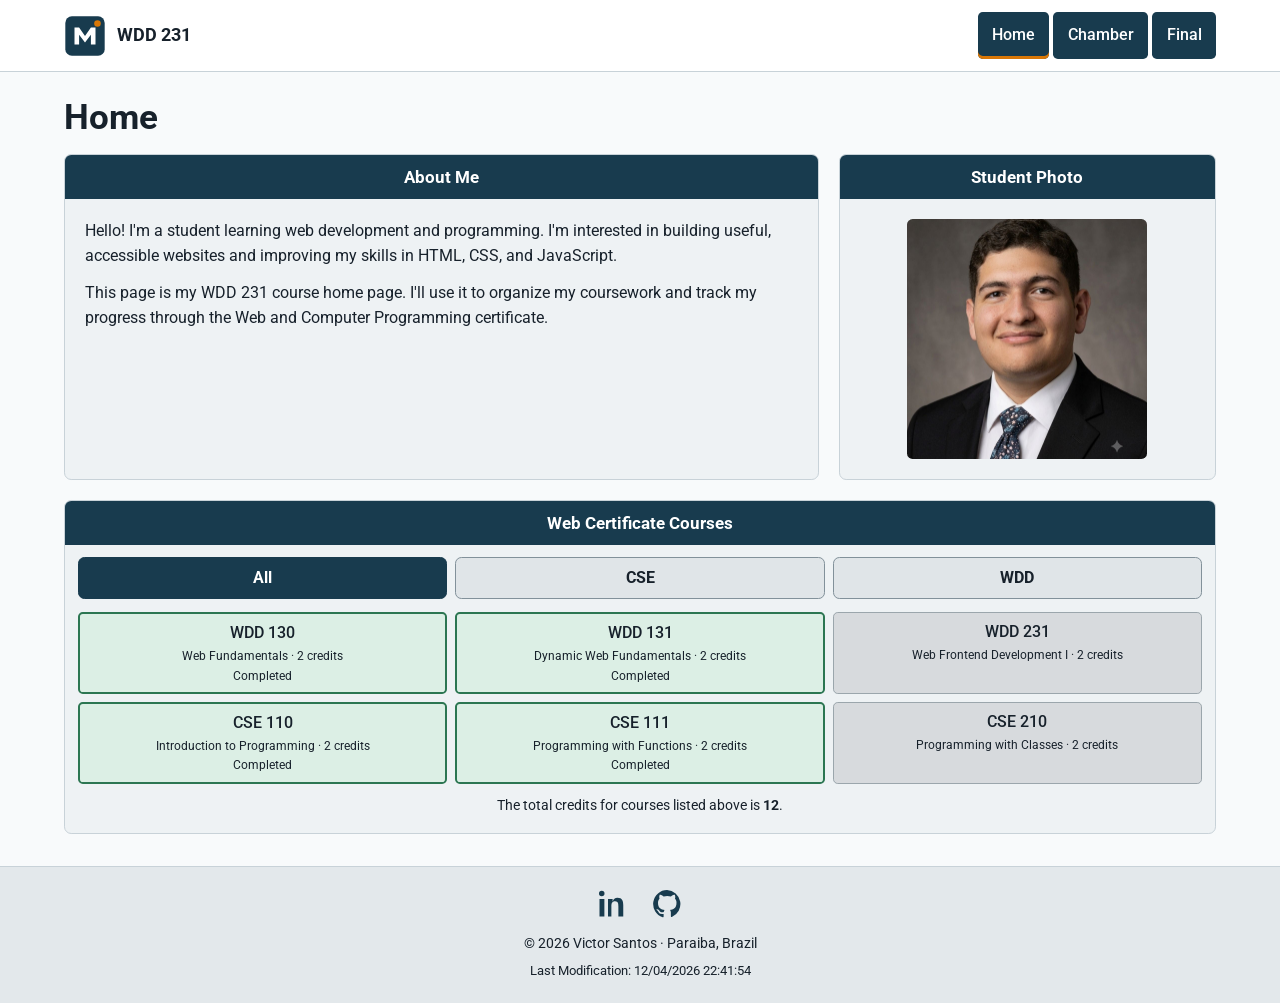
<file: index.html>
<!DOCTYPE html>
<html lang="en">
<head>
  <meta charset="UTF-8">
  <meta name="viewport" content="width=device-width, initial-scale=1.0">
  <meta name="description" content="Course home page for WDD 231, Web Frontend Development I. Learn about me and explore my web development courses.">
  <meta name="author" content="Victor Santos">
  <title>Home | Victor Santos</title>
  <link rel="icon" href="images/site-logo.svg" type="image/svg+xml">
  <link rel="preconnect" href="https://fonts.googleapis.com">
  <link rel="preconnect" href="https://fonts.gstatic.com" crossorigin>
  <link href="https://fonts.googleapis.com/css2?family=Roboto:wght@400;500;700&display=swap" rel="stylesheet">
  <link rel="stylesheet" href="styles/small.css">
  <link rel="stylesheet" href="styles/larger.css">
  <script src="scripts/navigation.js" defer></script>
  <script src="scripts/date.js" defer></script>
  <script src="scripts/course.js" defer></script>
</head>
<body>
  <header class="site-header">
    <a class="brand" href="index.html" aria-label="Victor Santos home">
      <img src="images/site-logo.svg" alt="" width="48" height="48">
      <span>WDD 231</span>
    </a>
    <button class="menu-toggle" id="menuButton" type="button" aria-label="Open navigation menu" aria-expanded="false" aria-controls="primaryNav">
      <span class="menu-icon" aria-hidden="true"></span>
    </button>
    <nav class="primary-nav" id="primaryNav" aria-label="Main navigation">
      <a href="index.html" aria-current="page">Home</a>
      <a href="chamber/index.html">Chamber</a>
      <a href="final/index.html">Final</a>
    </nav>
  </header>

  <main>
    <h1>Home</h1>
    <div class="home-grid">
      <section class="panel about-panel">
        <h2>About Me</h2>
        <div class="panel-content">
          <p>Hello! I'm a student learning web development and programming. I'm interested in building useful, accessible websites and improving my skills in HTML, CSS, and JavaScript.</p>
          <p>This page is my WDD 231 course home page. I'll use it to organize my coursework and track my progress through the Web and Computer Programming certificate.</p>
        </div>
      </section>

      <section class="panel photo-panel">
        <h2>Student Photo</h2>
        <div class="panel-content photo-content">
          <img class="student-photo" src="images/profile.jpg" alt="Placeholder for student photo" width="320" height="320">
        </div>
      </section>

      <section class="panel courses-panel">
        <h2>Web Certificate Courses</h2>
        <div class="course-filters" role="group" aria-label="Filter courses">
          <button type="button" class="filter-button active" data-filter="all" aria-pressed="true">All</button>
          <button type="button" class="filter-button" data-filter="CSE" aria-pressed="false">CSE</button>
          <button type="button" class="filter-button" data-filter="WDD" aria-pressed="false">WDD</button>
        </div>
        <div id="courseList" class="course-list" aria-live="polite"></div>
        <p class="credit-total">The total credits for courses listed above is <strong id="creditTotal">0</strong>.</p>
      </section>
    </div>
  </main>

  <footer class="site-footer">
    <div class="social-links">
      <a href="www.linkedin.com/in/victor-santos-967b633b7" target="_blank" rel="noopener noreferrer" aria-label="LinkedIn profile">
        <svg viewBox="0 0 24 24" aria-hidden="true"><path d="M5.2 3.5A2.2 2.2 0 1 1 .8 3.5a2.2 2.2 0 0 1 4.4 0ZM1.2 8h3.9v14H1.2ZM8 8h3.7v1.9h.1A4.1 4.1 0 0 1 15.5 7c4 0 4.7 2.6 4.7 6V22h-3.9v-8c0-1.9 0-4.2-2.6-4.2s-3 2-3 4.1V22H8Z"/></svg>
      </a>
      <a href="https://github.com/aokami-aka/wdd231" target="_blank" rel="noopener noreferrer" aria-label="GitHub profile">
        <svg viewBox="0 0 24 24" aria-hidden="true"><path d="M12 .8a11.2 11.2 0 0 0-3.5 21.8c.6.1.8-.3.8-.6v-2.1c-3.3.7-4-1.4-4-1.4-.5-1.3-1.3-1.6-1.3-1.6-1.1-.8.1-.8.1-.8 1.2.1 1.8 1.2 1.8 1.2 1.1 1.8 2.8 1.3 3.5 1 .1-.8.4-1.3.7-1.6-2.6-.3-5.3-1.3-5.3-5.8 0-1.3.5-2.3 1.2-3.1-.1-.3-.5-1.5.1-3.1 0 0 1-.3 3.2 1.2a11 11 0 0 1 5.8 0c2.2-1.5 3.2-1.2 3.2-1.2.6 1.6.2 2.8.1 3.1.8.8 1.2 1.8 1.2 3.1 0 4.5-2.7 5.5-5.3 5.8.4.3.8 1 .8 2v3c0 .3.2.7.8.6A11.2 11.2 0 0 0 12 .8Z"/></svg>
      </a>
    </div>
    <p>© <span id="currentyear"></span> Victor Santos · Paraiba, Brazil</p>
    <p class="last-modified">Last Modification: <span id="lastModified"></span></p>
  </footer>
</body>
</html>
</file>
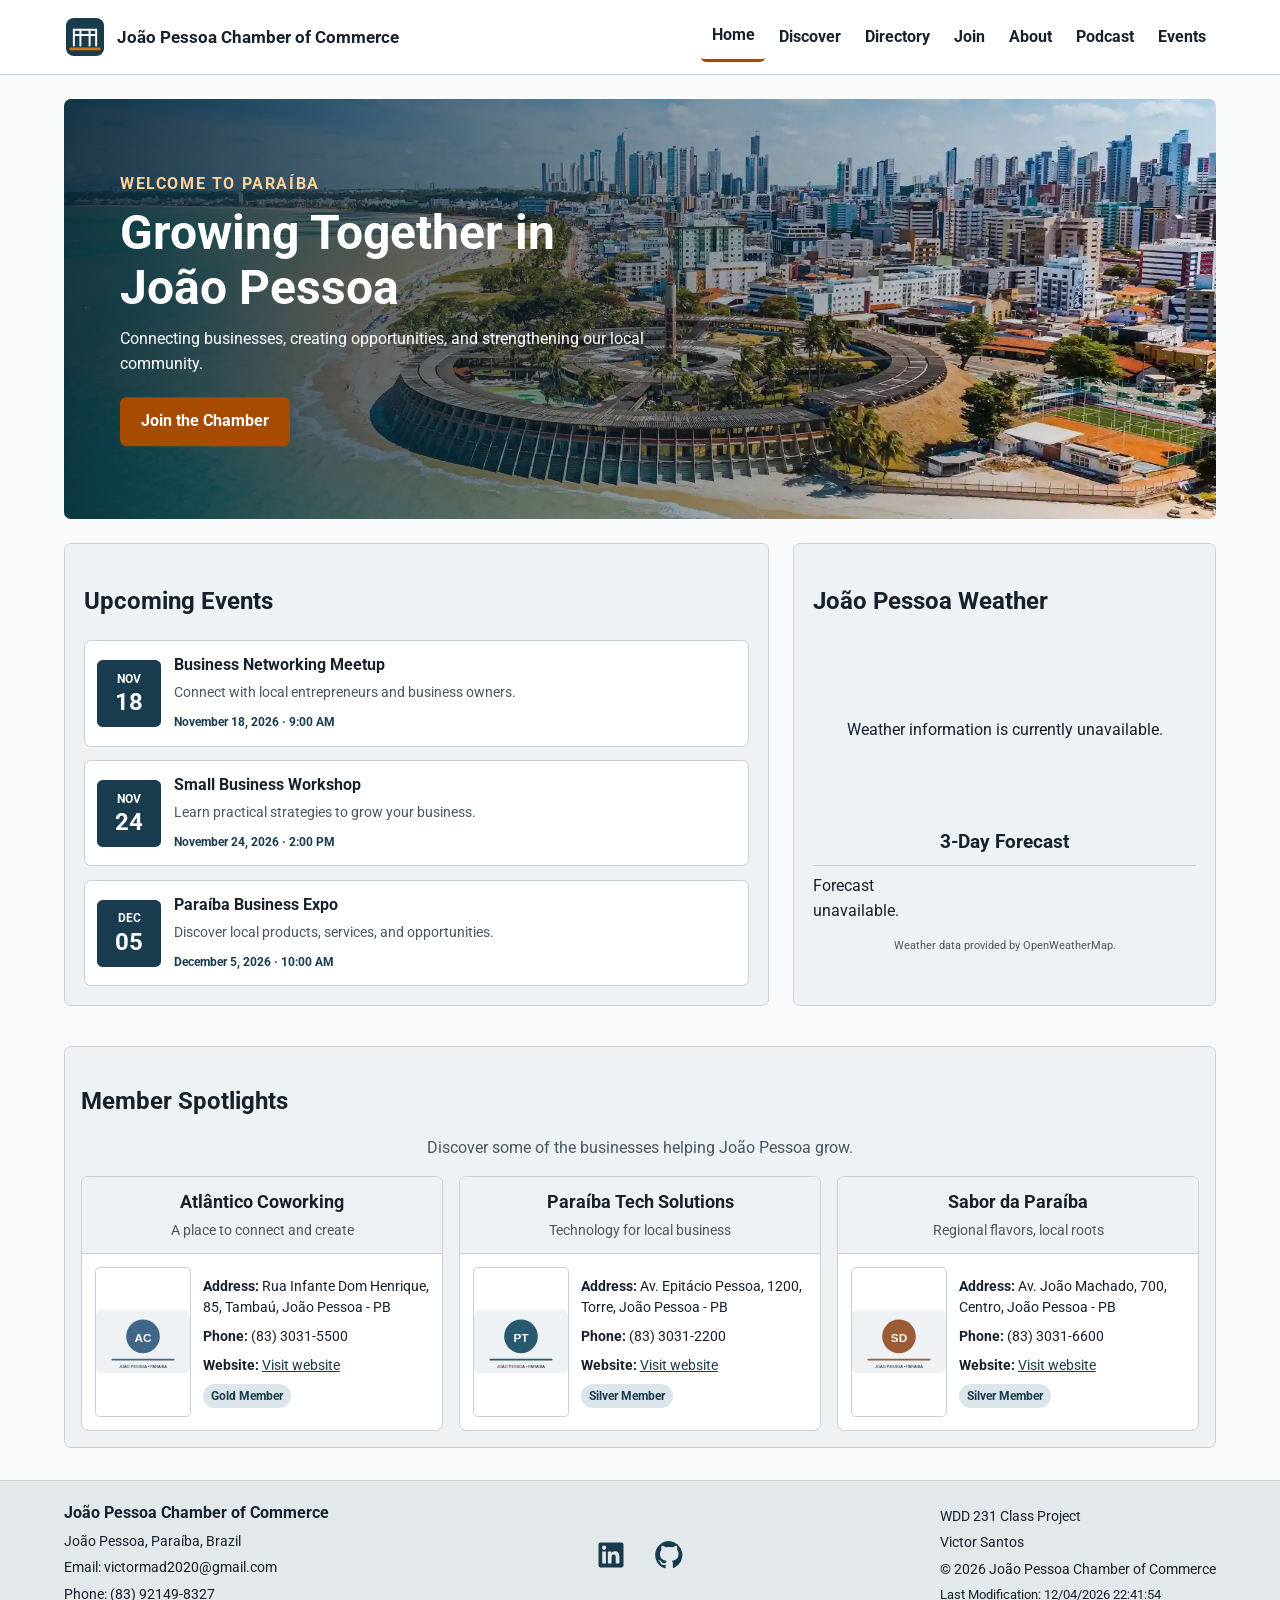
<file: chamber/index.html>
<!DOCTYPE html>
<html lang="en">
<head>
    <meta charset="UTF-8">
    <meta name="viewport" content="width=device-width, initial-scale=1.0">

    <meta name="description" content="Welcome to the João Pessoa Chamber of Commerce. Discover local businesses, upcoming events, and opportunities to grow your business in Paraíba.">
    <meta name="author" content="Victor Santos">

    <!-- Open Graph -->
    <meta property="og:type" content="website">
    <meta property="og:title" content="Home | João Pessoa Chamber of Commerce">
    <meta property="og:description" content="Connect with local businesses and discover opportunities in João Pessoa, Paraíba.">
    <meta property="og:image" content="https://aokami-aka.github.io/wdd231/chamber/images/chamber-logo.svg">
    <meta property="og:url" content="https://aokami-aka.github.io/wdd231/chamber/index.html">

    <title>Home | João Pessoa Chamber of Commerce</title>

    <link rel="icon" href="images/chamber-logo.svg" type="image/svg+xml">

    <link rel="preconnect" href="https://fonts.googleapis.com">
    <link rel="preconnect" href="https://fonts.gstatic.com" crossorigin>
    <link href="https://fonts.googleapis.com/css2?family=Roboto:wght@400;500;700&display=swap" rel="stylesheet">

    <link rel="stylesheet" href="styles/normalize.css">
    <link rel="stylesheet" href="styles/small.css">
    <link rel="stylesheet" href="styles/larger.css">

    <script src="scripts/navigation.js" defer></script>
    <script src="scripts/date.js" defer></script>
    <script src="scripts/home.js" defer></script>
</head>

<body>

    <header class="site-header">
        <a class="brand" href="index.html" aria-label="João Pessoa Chamber of Commerce home">
            <img src="images/chamber-logo.svg" alt="" width="48" height="48">
            <span>João Pessoa Chamber of Commerce</span>
        </a>

        <button class="menu-toggle" id="menuButton" type="button"
            aria-label="Open navigation menu"
            aria-expanded="false"
            aria-controls="primaryNav">
            <span class="menu-icon" aria-hidden="true"></span>
        </button>

        <nav class="primary-nav" id="primaryNav" aria-label="Main navigation">
            <a href="index.html" aria-current="page">Home</a>
            <a href="discover.html">Discover</a>
            <a href="directory.html">Directory</a>
            <a href="join.html">Join</a>
            <a href="about.html">About</a>
            <a href="podcast.html">Podcast</a>
            <a href="events.html">Events</a>
        </nav>
    </header>

    <main>

        <!-- Hero Section -->
        <section class="hero" aria-label="Welcome to João Pessoa">
            <img
                src="images/hero-image.webp"
                alt="Scenic view of João Pessoa"
                fetchpriority="high"
            >

            <div class="hero-content">
                <p class="hero-eyebrow">Welcome to Paraíba</p>
                <h1>Growing Together in João Pessoa</h1>
                <p>
                    Connecting businesses, creating opportunities,
                    and strengthening our local community.
                </p>
                <a href="join.html" class="hero-button">Join the Chamber</a>
            </div>
        </section>

        <!-- Events and Weather -->
        <div class="home-information">

            <!-- Events -->
            <section class="home-panel events-section">
                <h2 class="section-heading">Upcoming Events</h2>

                <div class="event-list">

                    <article class="event-card">
                        <div class="event-date">
                            <span>NOV</span>
                            <strong>18</strong>
                        </div>
                        <div class="event-content">
                            <h3>Business Networking Meetup</h3>
                            <p>Connect with local entrepreneurs and business owners.</p>
                            <span class="event-time">November 18, 2026 · 9:00 AM</span>
                        </div>
                    </article>

                    <article class="event-card">
                        <div class="event-date">
                            <span>NOV</span>
                            <strong>24</strong>
                        </div>
                        <div class="event-content">
                            <h3>Small Business Workshop</h3>
                            <p>Learn practical strategies to grow your business.</p>
                            <span class="event-time">November 24, 2026 · 2:00 PM</span>
                        </div>
                    </article>

                    <article class="event-card">
                        <div class="event-date">
                            <span>DEC</span>
                            <strong>05</strong>
                        </div>
                        <div class="event-content">
                            <h3>Paraíba Business Expo</h3>
                            <p>Discover local products, services, and opportunities.</p>
                            <span class="event-time">December 5, 2026 · 10:00 AM</span>
                        </div>
                    </article>

                </div>
            </section>

            <!-- Weather -->
            <section class="home-panel weather-section">
                <h2 class="section-heading">João Pessoa Weather</h2>

                <div class="current-weather" id="currentWeather">
                    <p>Loading current weather...</p>
                </div>

                <h3 class="forecast-heading">3-Day Forecast</h3>

                <div class="forecast-grid" id="weatherForecast">
                    <p>Loading forecast...</p>
                </div>

                <p class="weather-credit">
                    Weather data provided by OpenWeatherMap.
                </p>
            </section>

        </div>

        <!-- Member Spotlights -->
        <section class="spotlights-section">
            <h2 class="section-heading">Member Spotlights</h2>
            <p class="section-intro">
                Discover some of the businesses helping João Pessoa grow.
            </p>

            <div class="spotlight-grid" id="spotlightGrid">
                <p>Loading chamber members...</p>
            </div>
        </section>

    </main>

    <footer class="site-footer">

        <div class="footer-contact">
            <h2>João Pessoa Chamber of Commerce</h2>
            <p>João Pessoa, Paraíba, Brazil</p>
            <p>Email: victormad2020@gmail.com</p>
            <p>Phone: (83) 92149-8327</p>
        </div>

        <nav class="social-links" aria-label="Social media links">
            <a href="https://www.linkedin.com/in/victor-santos-967b633b7" target="_blank" rel="noopener noreferrer" aria-label="LinkedIn">
                <svg viewBox="0 0 24 24" aria-hidden="true"><path d="M20.45 2H3.55C2.69 2 2 2.68 2 3.52v16.96c0 .84.69 1.52 1.55 1.52h16.9c.86 0 1.55-.68 1.55-1.52V3.52c0-.84-.69-1.52-1.55-1.52ZM7.93 18.7H4.98V9.2h2.95v9.5ZM6.45 7.9a1.71 1.71 0 1 1 0-3.42 1.71 1.71 0 0 1 0 3.42Zm12.25 10.8h-2.94v-4.62c0-1.1-.02-2.52-1.54-2.52-1.54 0-1.78 1.2-1.78 2.44v4.7H9.5V9.2h2.82v1.3h.04c.39-.74 1.35-1.53 2.78-1.53 2.98 0 3.56 1.96 3.56 4.51v5.22Z"/></svg>
            </a>

            <a href="https://github.com/aokami-aka/wdd231" target="_blank" rel="noopener noreferrer" aria-label="GitHub profile">
                <svg viewBox="0 0 24 24" aria-hidden="true"><path d="M12 .8a11.2 11.2 0 0 0-3.5 21.8c.6.1.8-.3.8-.6v-2.1c-3.3.7-4-1.4-4-1.4-.5-1.3-1.3-1.6-1.3-1.6-1.1-.8.1-.8.1-.8 1.2.1 1.8 1.2 1.8 1.2 1.1 1.8 2.8 1.3 3.5 1 .1-.8.4-1.3.7-1.6-2.6-.3-5.3-1.3-5.3-5.8 0-1.3.5-2.3 1.2-3.1-.1-.3-.5-1.5.1-3.1 0 0 1-.3 3.2 1.2a11 11 0 0 1 5.8 0c2.2-1.5 3.2-1.2 3.2-1.2.6 1.6.2 2.8.1 3.1.8.8 1.2 1.8 1.2 3.1 0 4.5-2.7 5.5-5.3 5.8.4.3.8 1 .8 2v3c0 .3.2.7.8.6A11.2 11.2 0 0 0 12 .8Z"/></svg>
            </a>
        </nav>

        <div class="footer-development">
            <p>WDD 231 Class Project</p>
            <p>Victor Santos</p>
            <p>© <span id="currentyear"></span> João Pessoa Chamber of Commerce</p>
            <p class="last-modified">Last Modification: <span id="lastModified"></span></p>
        </div>

    </footer>

</body>
</html>
</file>
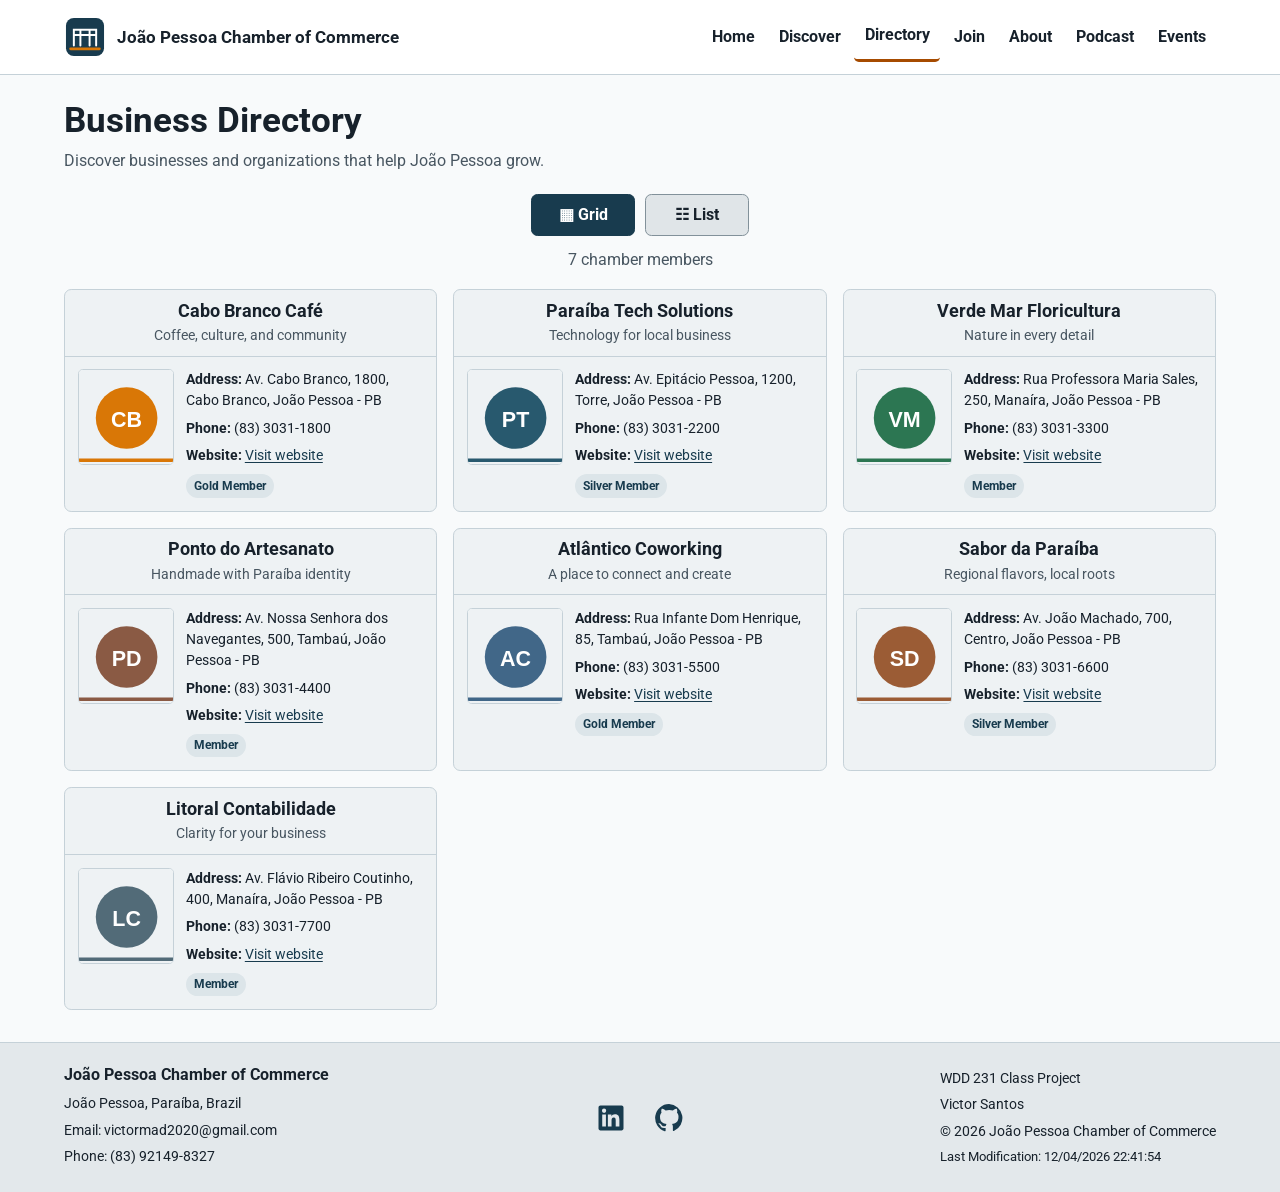
<file: chamber/directory.html>
<!DOCTYPE html>
<html lang="en">
<head>
  <meta charset="UTF-8">
  <meta name="viewport" content="width=device-width, initial-scale=1.0">
  <meta name="description" content="Explore the João Pessoa Chamber of Commerce business directory and connect with local businesses in João Pessoa, Paraíba, Brazil.">
  <meta name="author" content="Victor Santos">
  <meta property="og:title" content="Business Directory | João Pessoa Chamber of Commerce">
  <meta property="og:description" content="Discover local businesses and organizations in João Pessoa, Paraíba, Brazil.">
  <meta property="og:image" content="https://aokami-aka.github.io/wdd231/chamber/images/chamber-logo.svg">
  <meta property="og:url" content="https://aokami-aka.github.io/wdd231/chamber/directory.html">
  <meta property="og:type" content="website">
  <title>Business Directory | João Pessoa Chamber of Commerce</title>
  <link rel="icon" href="images/chamber-logo.svg" type="image/svg+xml">
  <link rel="preconnect" href="https://fonts.googleapis.com">
  <link rel="preconnect" href="https://fonts.gstatic.com" crossorigin>
  <link href="https://fonts.googleapis.com/css2?family=Roboto:wght@400;500;700&display=swap" rel="stylesheet">
  <link rel="stylesheet" href="styles/normalize.css">
  <link rel="stylesheet" href="styles/small.css">
  <link rel="stylesheet" href="styles/larger.css">
  <script src="scripts/navigation.js" defer></script>
  <script src="scripts/date.js" defer></script>
  <script src="scripts/directory.js" defer></script>
</head>
<body>
  <header class="site-header">
    <a class="brand" href="index.html" aria-label="João Pessoa Chamber of Commerce home">
      <img src="images/chamber-logo.svg" alt="" width="48" height="48">
      <span>João Pessoa Chamber of Commerce</span>
    </a>
    <button class="menu-toggle" id="menuButton" type="button"
      aria-label="Open navigation menu" aria-expanded="false" aria-controls="primaryNav">
      <span class="menu-icon" aria-hidden="true"></span>
    </button>
    <nav class="primary-nav" id="primaryNav" aria-label="Main navigation">
      <a href="index.html">Home</a>
      <a href="discover.html">Discover</a>
      <a href="directory.html" aria-current="page">Directory</a>
      <a href="join.html">Join</a>
      <a href="about.html">About</a>
      <a href="podcast.html">Podcast</a>
      <a href="events.html">Events</a>
    </nav>
  </header>

  <main>
    <h1>Business Directory</h1>
    <p class="intro">Discover businesses and organizations that help João Pessoa grow.</p>

    <section class="directory-section" aria-label="Chamber member directory">
      <div class="view-controls" role="group" aria-label="Choose directory display">
        <button class="view-button active" id="gridButton" type="button"
          aria-pressed="true" aria-label="Display members in a grid">
          <span aria-hidden="true">▦</span> Grid
        </button>
        <button class="view-button" id="listButton" type="button"
          aria-pressed="false" aria-label="Display members in a list">
          <span aria-hidden="true">☷</span> List
        </button>
      </div>
      <p class="directory-status" id="directoryStatus" role="status">Loading chamber members...</p>
      <div class="member-grid" id="memberDirectory" aria-live="polite"></div>
    </section>
  </main>

  <footer class="site-footer">
    <div class="footer-contact">
      <h2>João Pessoa Chamber of Commerce</h2>
      <p>João Pessoa, Paraíba, Brazil</p>
      <p>Email: victormad2020@gmail.com</p>
      <p>Phone: (83) 92149-8327</p>
    </div>
    <div class="social-links" aria-label="Social media links">
      <a href="https://www.linkedin.com/in/victor-santos-967b633b7" target="_blank" rel="noopener noreferrer" aria-label="LinkedIn">
        <svg viewBox="0 0 24 24" aria-hidden="true"><path d="M20.45 2H3.55C2.69 2 2 2.68 2 3.52v16.96c0 .84.69 1.52 1.55 1.52h16.9c.86 0 1.55-.68 1.55-1.52V3.52c0-.84-.69-1.52-1.55-1.52ZM7.93 18.7H4.98V9.2h2.95v9.5ZM6.45 7.9a1.71 1.71 0 1 1 0-3.42 1.71 1.71 0 0 1 0 3.42Zm12.25 10.8h-2.94v-4.62c0-1.1-.02-2.52-1.54-2.52-1.54 0-1.78 1.2-1.78 2.44v4.7H9.5V9.2h2.82v1.3h.04c.39-.74 1.35-1.53 2.78-1.53 2.98 0 3.56 1.96 3.56 4.51v5.22Z"/></svg>
      </a>
      <a href="https://github.com/aokami-aka/wdd231" target="_blank" rel="noopener noreferrer" aria-label="GitHub profile">
        <svg viewBox="0 0 24 24" aria-hidden="true"><path d="M12 .8a11.2 11.2 0 0 0-3.5 21.8c.6.1.8-.3.8-.6v-2.1c-3.3.7-4-1.4-4-1.4-.5-1.3-1.3-1.6-1.3-1.6-1.1-.8.1-.8.1-.8 1.2.1 1.8 1.2 1.8 1.2 1.1 1.8 2.8 1.3 3.5 1 .1-.8.4-1.3.7-1.6-2.6-.3-5.3-1.3-5.3-5.8 0-1.3.5-2.3 1.2-3.1-.1-.3-.5-1.5.1-3.1 0 0 1-.3 3.2 1.2a11 11 0 0 1 5.8 0c2.2-1.5 3.2-1.2 3.2-1.2.6 1.6.2 2.8.1 3.1.8.8 1.2 1.8 1.2 3.1 0 4.5-2.7 5.5-5.3 5.8.4.3.8 1 .8 2v3c0 .3.2.7.8.6A11.2 11.2 0 0 0 12 .8Z"/></svg>
      </a>
    </div>
    <div class="footer-development">
      <p>WDD 231 Class Project</p>
      <p>Victor Santos</p>
      <p>© <span id="currentyear"></span> João Pessoa Chamber of Commerce</p>
      <p class="last-modified">Last Modification: <span id="lastModified"></span></p>
    </div>
  </footer>
</body>
</html>
</file>
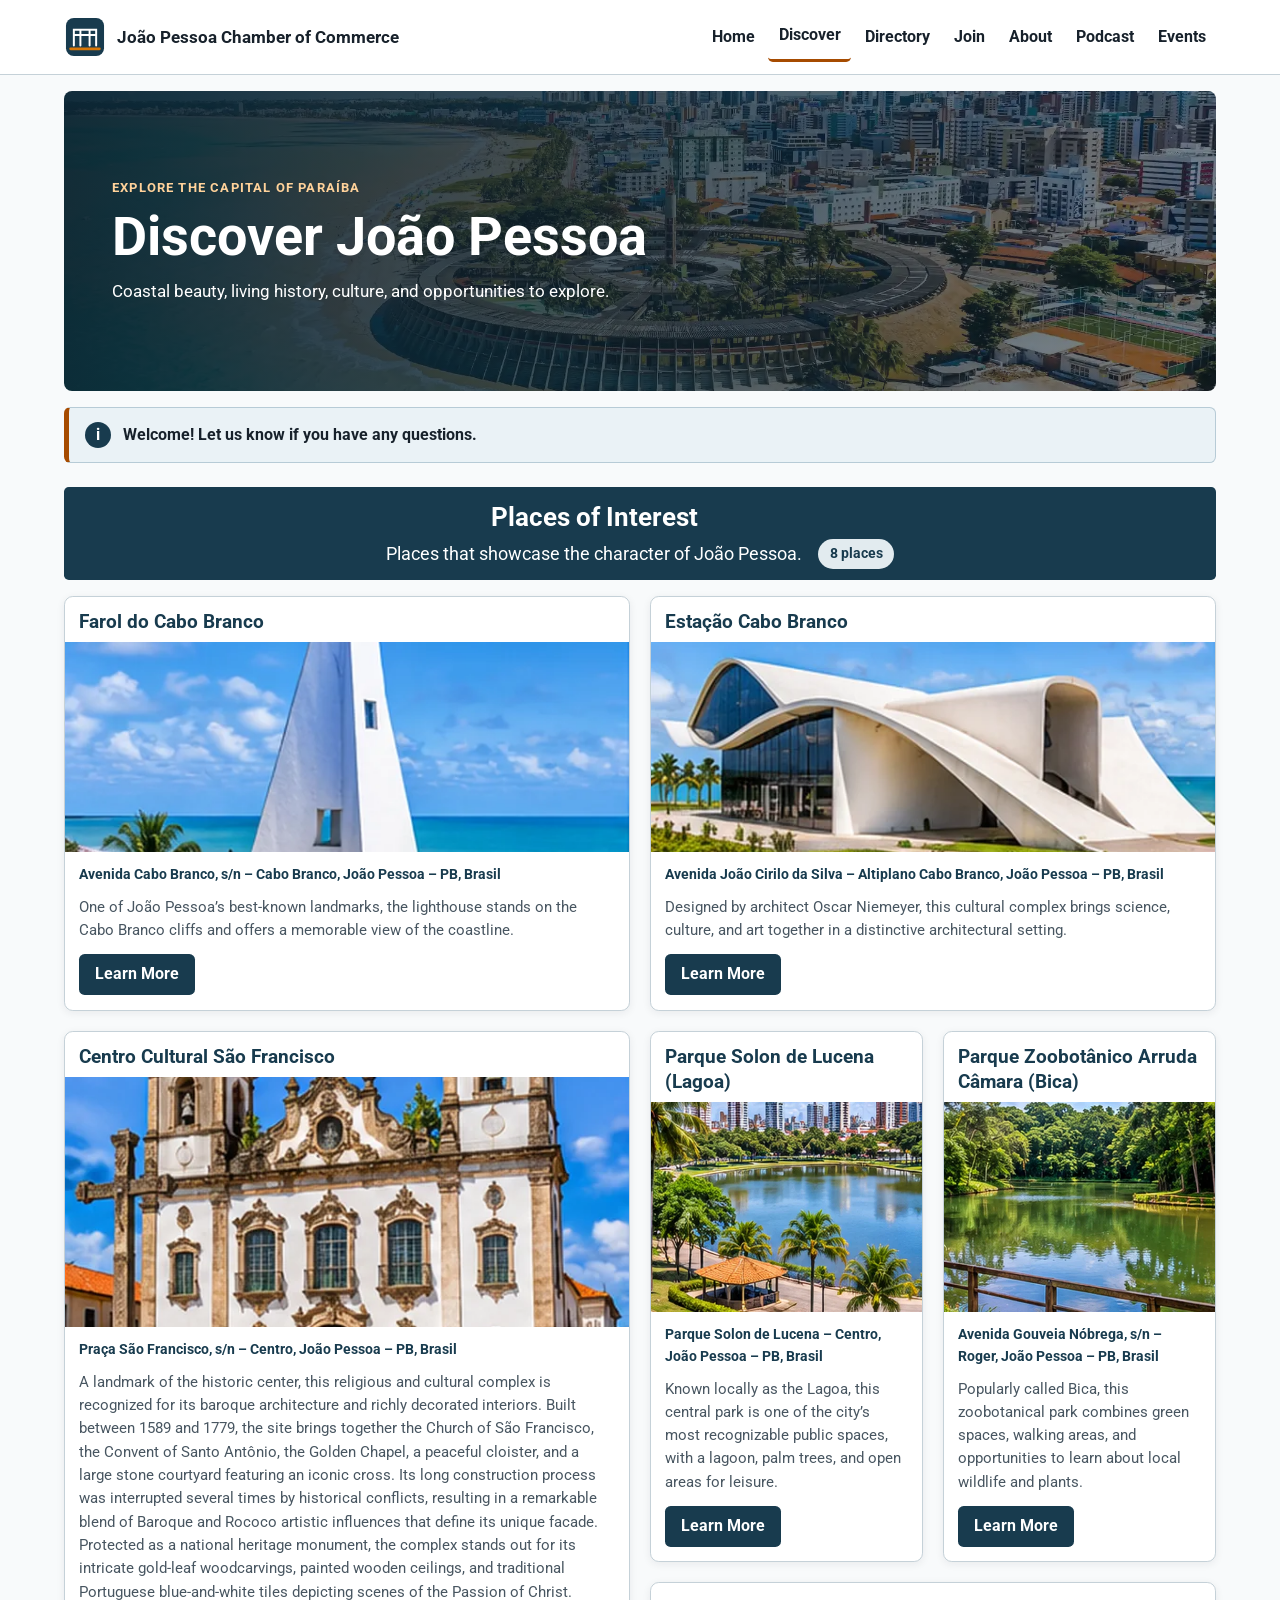
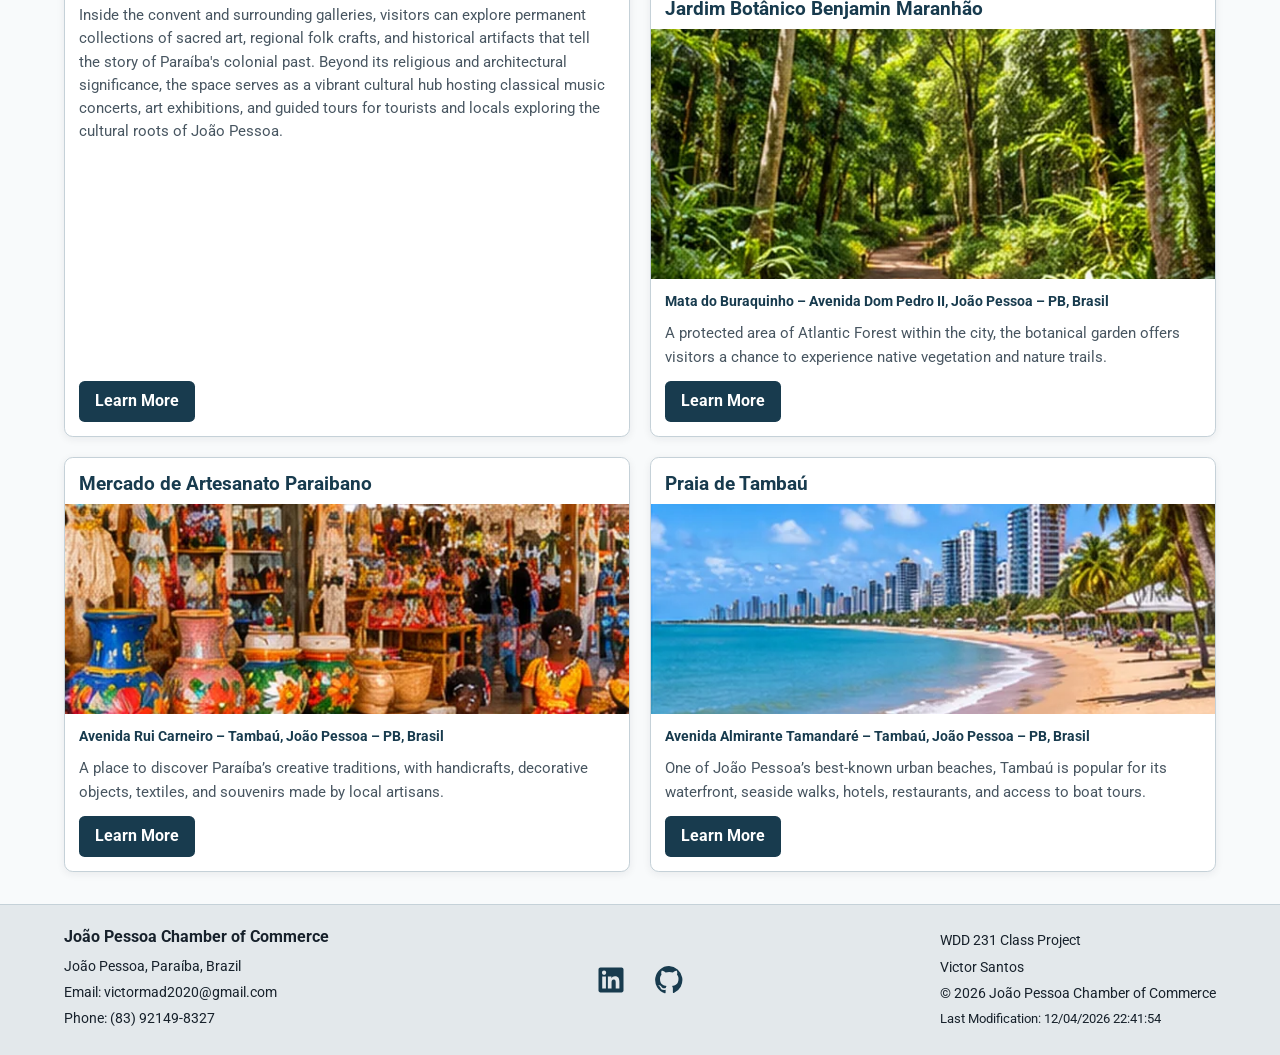
<file: chamber/discover.html>
<!DOCTYPE html>
<html lang="en">
<head>
  <meta charset="UTF-8">
  <meta name="viewport" content="width=device-width, initial-scale=1.0">
  <meta name="description" content="Discover the beaches, parks, cultural landmarks, and attractions of João Pessoa, Paraíba, Brazil.">
  <meta name="author" content="Victor Santos">
  <meta property="og:title" content="Discover João Pessoa | João Pessoa Chamber of Commerce">
  <meta property="og:description" content="Explore eight places of interest in João Pessoa, Paraíba, Brazil.">
  <meta property="og:image" content="https://aokami-aka.github.io/wdd231/chamber/images/social-preview.png">
  <meta property="og:url" content="https://aokami-aka.github.io/wdd231/chamber/discover.html">
  <meta property="og:type" content="website">
  <title>Discover João Pessoa | João Pessoa Chamber of Commerce</title>
  <link rel="icon" href="images/chamber-logo.svg" type="image/svg+xml">
  <link rel="preconnect" href="https://fonts.googleapis.com">
  <link rel="preconnect" href="https://fonts.gstatic.com" crossorigin>
  <link href="https://fonts.googleapis.com/css2?family=Roboto:wght@400;500;700&display=swap" rel="stylesheet">
  <link rel="stylesheet" href="styles/normalize.css">
  <link rel="stylesheet" href="styles/small.css">
  <link rel="stylesheet" href="styles/larger.css">
  <link rel="stylesheet" href="styles/discover.css">
  <script src="scripts/navigation.js" defer></script>
  <script src="scripts/date.js" defer></script>
  <script type="module" src="scripts/discover.js"></script>
</head>
<body>
  <header class="site-header">
    <a class="brand" href="index.html" aria-label="João Pessoa Chamber of Commerce home">
      <img src="images/chamber-logo.svg" alt="" width="48" height="48">
      <span>João Pessoa Chamber of Commerce</span>
    </a>
    <button class="menu-toggle" id="menuButton" type="button"
      aria-label="Open navigation menu" aria-expanded="false" aria-controls="primaryNav">
      <span class="menu-icon" aria-hidden="true"></span>
    </button>
    <nav class="primary-nav" id="primaryNav" aria-label="Main navigation">
      <a href="index.html">Home</a>
      <a href="discover.html" aria-current="page">Discover</a>
      <a href="directory.html">Directory</a>
      <a href="join.html">Join</a>
      <a href="about.html">About</a>
      <a href="podcast.html">Podcast</a>
      <a href="events.html">Events</a>
    </nav>
  </header>

  <main class="discover-main">
    <section class="discover-hero" aria-labelledby="page-title">
      <div class="discover-hero-content">
        <p class="eyebrow">Explore the capital of Paraíba</p>
        <h1 id="page-title">Discover João Pessoa</h1>
        <p>Coastal beauty, living history, culture, and opportunities to explore.</p>
      </div>
    </section>

    <section class="visit-message" id="visitMessage" aria-live="polite" aria-atomic="true">
      <span class="visit-message-icon" aria-hidden="true">i</span>
      <p>Checking your last visit...</p>
    </section>

    <section class="attractions-section" aria-labelledby="attractions-heading">
      <div class="section-heading">
        <div>
          <h2 id="attractions-heading">Places of Interest</h2>
          <p>Places that showcase the character of João Pessoa.</p>
        </div>
        <span class="attraction-count" id="attractionCount">8 places</span>
      </div>
      <div class="attractions-grid" id="attractionsGrid" aria-live="polite">
        <p class="loading-message">Loading places of interest...</p>
      </div>
    </section>
  </main>

  <footer class="site-footer">
    <div class="footer-contact">
      <h2>João Pessoa Chamber of Commerce</h2>
      <p>João Pessoa, Paraíba, Brazil</p>
      <p>Email: victormad2020@gmail.com</p>
      <p>Phone: (83) 92149-8327</p>
    </div>
    <nav class="social-links" aria-label="Social media links">
      <a href="https://www.linkedin.com/in/victor-santos-967b633b7" target="_blank" rel="noopener noreferrer" aria-label="LinkedIn">
        <svg viewBox="0 0 24 24" aria-hidden="true"><path d="M20.45 2H3.55C2.69 2 2 2.68 2 3.52v16.96c0 .84.69 1.52 1.55 1.52h16.9c.86 0 1.55-.68 1.55-1.52V3.52c0-.84-.69-1.52-1.55-1.52ZM7.93 18.7H4.98V9.2h2.95v9.5ZM6.45 7.9a1.71 1.71 0 1 1 0-3.42 1.71 1.71 0 0 1 0 3.42Zm12.25 10.8h-2.94v-4.62c0-1.1-.02-2.52-1.54-2.52-1.54 0-1.78 1.2-1.78 2.44v4.7H9.5V9.2h2.82v1.3h.04c.39-.74 1.35-1.53 2.78-1.53 2.98 0 3.56 1.96 3.56 4.51v5.22Z"/></svg>
      </a>
      <a href="https://github.com/aokami-aka/wdd231" target="_blank" rel="noopener noreferrer" aria-label="GitHub profile">
        <svg viewBox="0 0 24 24" aria-hidden="true"><path d="M12 .8a11.2 11.2 0 0 0-3.5 21.8c.6.1.8-.3.8-.6v-2.1c-3.3.7-4-1.4-4-1.4-.5-1.3-1.3-1.6-1.3-1.6-1.1-.8.1-.8.1-.8 1.2.1 1.8 1.2 1.8 1.2 1.1 1.8 2.8 1.3 3.5 1 .1-.8.4-1.3.7-1.6-2.6-.3-5.3-1.3-5.3-5.8 0-1.3.5-2.3 1.2-3.1-.1-.3-.5-1.5.1-3.1 0 0 1-.3 3.2 1.2a11 11 0 0 1 5.8 0c2.2-1.5 3.2-1.2 3.2-1.2.6 1.6.2 2.8.1 3.1.8.8 1.2 1.8 1.2 3.1 0 4.5-2.7 5.5-5.3 5.8.4.3.8 1 .8 2v3c0 .3.2.7.8.6A11.2 11.2 0 0 0 12 .8Z"/></svg>
      </a>
    </nav>
    <div class="footer-development">
      <p>WDD 231 Class Project</p>
      <p>Victor Santos</p>
      <p>© <span id="currentyear"></span> João Pessoa Chamber of Commerce</p>
      <p class="last-modified">Last Modification: <span id="lastModified"></span></p>
    </div>
  </footer>
</body>
</html>
</file>
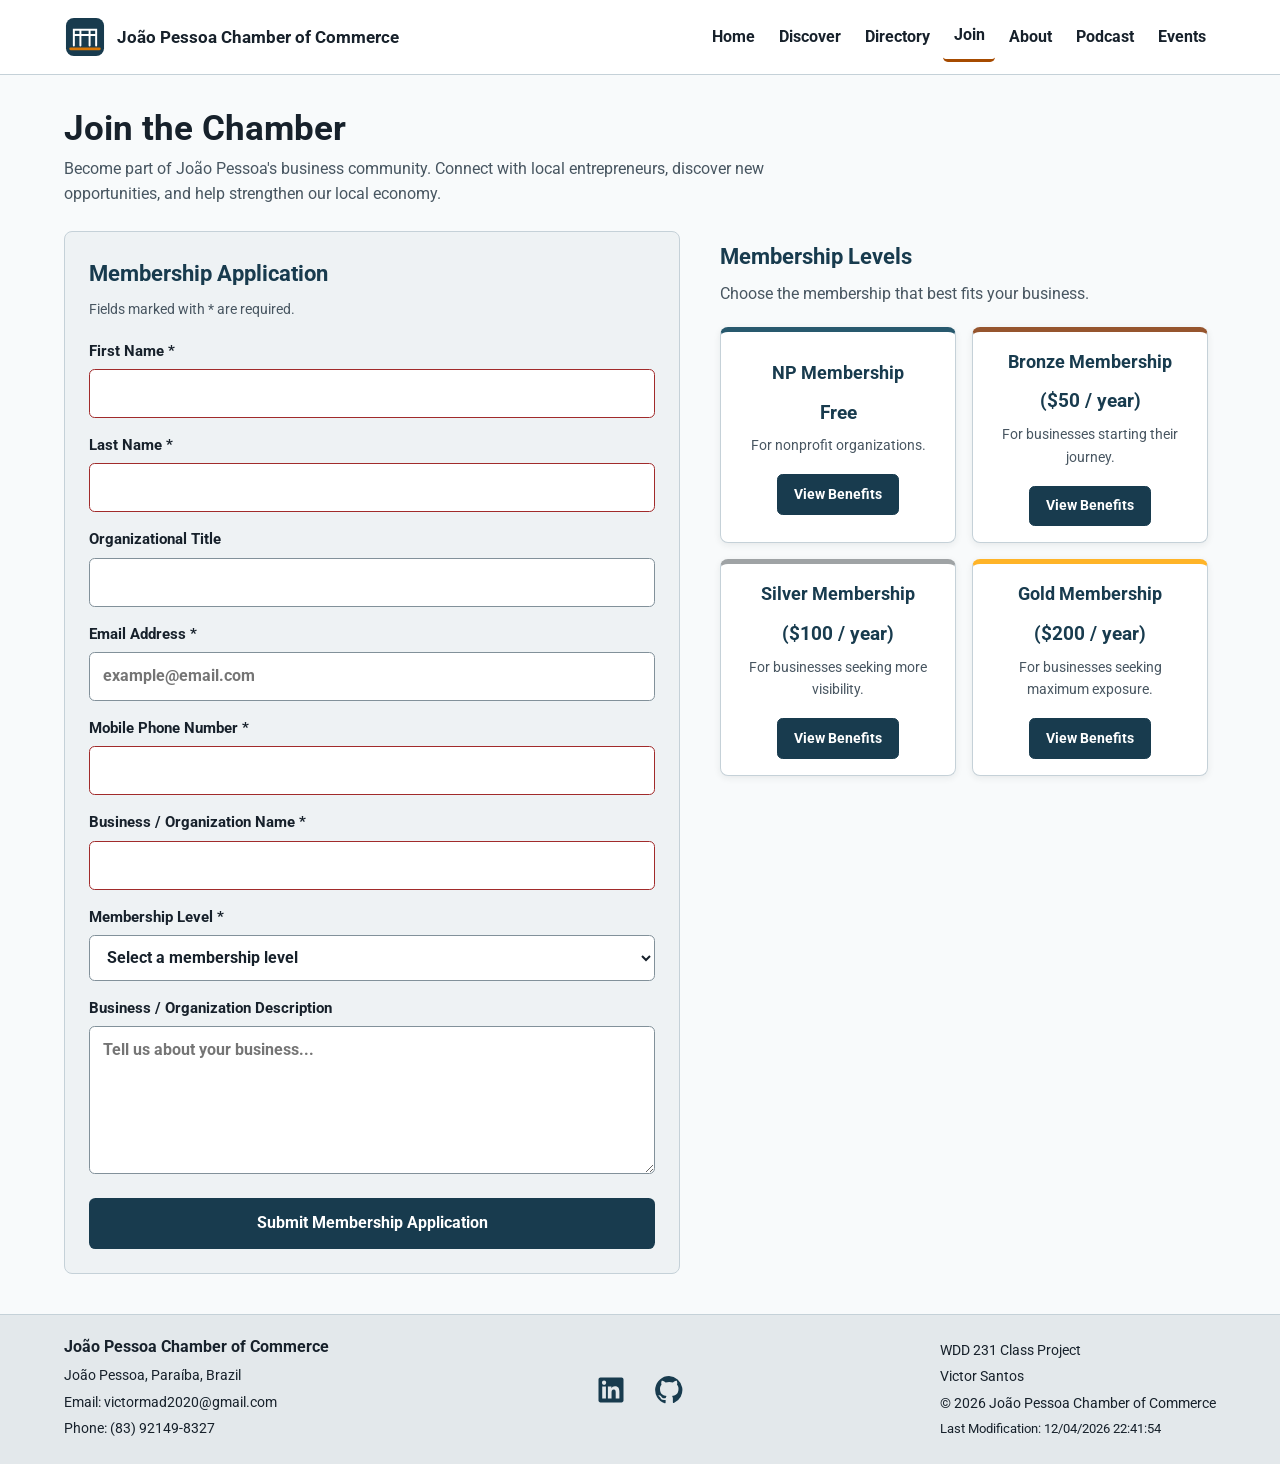
<file: chamber/join.html>
<!DOCTYPE html>
<html lang="en">
<head>
    <meta charset="UTF-8">
    <meta name="viewport" content="width=device-width, initial-scale=1.0">

    <meta name="description" content="Apply for membership at the João Pessoa Chamber of Commerce and discover opportunities to grow your business.">
    <meta name="author" content="Victor Santos">

    <meta property="og:type" content="website">
    <meta property="og:title" content="Join | João Pessoa Chamber of Commerce">
    <meta property="og:description" content="Become a member of the João Pessoa Chamber of Commerce.">
    <meta property="og:image" content="https://aokami-aka.github.io/wdd231/chamber/images/social-preview.png">
    <meta property="og:url" content="https://aokami-aka.github.io/wdd231/chamber/join.html">

    <title>Join the Chamber | João Pessoa Chamber of Commerce</title>

    <link rel="icon" href="images/chamber-logo.svg" type="image/svg+xml">

    <link rel="preconnect" href="https://fonts.googleapis.com">
    <link rel="preconnect" href="https://fonts.gstatic.com" crossorigin>
    <link href="https://fonts.googleapis.com/css2?family=Roboto:wght@400;500;700&display=swap" rel="stylesheet">

    <link rel="stylesheet" href="styles/normalize.css">
    <link rel="stylesheet" href="styles/small.css">
    <link rel="stylesheet" href="styles/larger.css">

    <script src="scripts/navigation.js" defer></script>
    <script src="scripts/date.js" defer></script>
    <script src="scripts/join.js" defer></script>
</head>

<body>

<header class="site-header">
    <a class="brand" href="index.html" aria-label="João Pessoa Chamber of Commerce home">
        <img src="images/chamber-logo.svg" alt="" width="48" height="48">
        <span>João Pessoa Chamber of Commerce</span>
    </a>

    <button class="menu-toggle" id="menuButton" type="button"
        aria-label="Open navigation menu"
        aria-expanded="false"
        aria-controls="primaryNav">
        <span class="menu-icon" aria-hidden="true"></span>
    </button>

    <nav class="primary-nav" id="primaryNav" aria-label="Main navigation">
        <a href="index.html">Home</a>
        <a href="discover.html">Discover</a>
        <a href="directory.html">Directory</a>
        <a href="join.html" aria-current="page">Join</a>
        <a href="about.html">About</a>
        <a href="podcast.html">Podcast</a>
        <a href="events.html">Events</a>
    </nav>
</header>

<main class="join-main">

    <div class="join-intro">
        <h1>Join the Chamber</h1>
        <p>
            Become part of João Pessoa's business community.
            Connect with local entrepreneurs, discover new opportunities,
            and help strengthen our local economy.
        </p>
    </div>

    <div class="join-layout">

        <!-- APPLICATION FORM -->
        <section class="application-section" aria-labelledby="form-heading">

            <h2 id="form-heading">Membership Application</h2>

            <p class="form-required-note">
                Fields marked with * are required.
            </p>

            <form action="thankyou.html" method="get" class="membership-form">

                <label for="firstName">
                    First Name *
                    <input
                        type="text"
                        id="firstName"
                        name="firstName"
                        title="Enter your first name."
                        autocomplete="given-name"
                        required
                    >
                </label>

                <label for="lastName">
                    Last Name *
                    <input
                        type="text"
                        id="lastName"
                        name="lastName"
                        title="Enter your last name."
                        autocomplete="family-name"
                        required
                    >
                </label>

                <label for="organizationTitle">
                    Organizational Title
                    <input
                        type="text"
                        id="organizationTitle"
                        name="organizationTitle"
                        title="Only letters, spaces, and hyphens are allowed. Minimum 7 characters."
                        autocomplete="organization-title"
                        pattern="[A-Za-z -]{7,}"
                        minlength="7"
                    >
                </label>

                <label for="email">
                    Email Address *
                    <input
                        type="email"
                        id="email"
                        name="email"
                        title="Enter a valid email address."
                        autocomplete="email"
                        placeholder="example@email.com"
                        required
                    >
                </label>

                <label for="phone">
                    Mobile Phone Number *
                    <input
                        type="tel"
                        id="phone"
                        name="phone"
                        title="Enter your mobile phone number."
                        autocomplete="tel"
                        required
                    >
                </label>

                <label for="organization">
                    Business / Organization Name *
                    <input
                        type="text"
                        id="organization"
                        name="organization"
                        title="Enter the name of your business or organization."
                        autocomplete="organization"
                        required
                    >
                </label>

                <label for="membership">
                    Membership Level *
                    <select
                        id="membership"
                        name="membership"
                        title="Select your preferred membership level."
                        required
                    >
                        <option value="" disabled selected>Select a membership level</option>
                        <option value="np">NP Membership - Free</option>
                        <option value="bronze">Bronze Membership</option>
                        <option value="silver">Silver Membership</option>
                        <option value="gold">Gold Membership</option>
                    </select>
                </label>

                <label for="description">
                    Business / Organization Description
                    <textarea
                        id="description"
                        name="description"
                        title="Describe your business or organization."
                        rows="5"
                        placeholder="Tell us about your business..."
                    ></textarea>
                </label>

                <input
                    type="hidden"
                    id="timestamp"
                    name="timestamp"
                    value=""
                >

                <input
                    type="submit"
                    value="Submit Membership Application"
                    class="submit-button"
                >

            </form>
        </section>

        <!-- MEMBERSHIP LEVEL CARDS -->
        <section class="membership-levels" aria-labelledby="levels-heading">

            <h2 id="levels-heading">Membership Levels</h2>

            <p class="levels-intro">
                Choose the membership that best fits your business.
            </p>

            <div class="level-grid">

                <article class="level-card np-card">
                    <h3>NP Membership</h3>
                    <p class="level-price">Free</p>
                    <p>For nonprofit organizations.</p>
                    <button type="button" class="level-link" data-modal="npModal">
                        View Benefits
                    </button>
                </article>

                <article class="level-card bronze-card">
                    <h3>Bronze Membership</h3>
                    <p class="level-price">($50 / year)</p>
                    <p>For businesses starting their journey.</p>
                    <button type="button" class="level-link" data-modal="bronzeModal">
                        View Benefits
                    </button>
                </article>

                <article class="level-card silver-card">
                    <h3>Silver Membership</h3>
                    <p class="level-price">($100 / year)</p>
                    <p>For businesses seeking more visibility.</p>
                    <button type="button" class="level-link" data-modal="silverModal">
                        View Benefits
                    </button>
                </article>

                <article class="level-card gold-card">
                    <h3>Gold Membership</h3>
                    <p class="level-price">($200 / year)</p>
                    <p>For businesses seeking maximum exposure.</p>
                    <button type="button" class="level-link" data-modal="goldModal">
                        View Benefits
                    </button>
                </article>

            </div>
        </section>

    </div>

    <!-- MEMBERSHIP MODALS -->

    <dialog id="npModal" class="membership-modal">
        <div class="modal-content">
            <h2>NP Membership Benefits</h2>
            <p class="modal-price">Free Membership</p>
            <ul>
                <li>Access to chamber networking events.</li>
                <li>Community participation opportunities.</li>
                <li>Access to chamber newsletters.</li>
                <li>Basic business networking support.</li>
            </ul>
            <button type="button" class="modal-close">Close</button>
        </div>
    </dialog>

    <dialog id="bronzeModal" class="membership-modal">
        <div class="modal-content">
            <h2>Bronze Membership Benefits</h2>
            <p class="modal-price">Entry-Level Membership</p>
            <ul>
                <li>All NP membership benefits.</li>
                <li>Business listing in the chamber directory.</li>
                <li>Discounts on selected chamber events.</li>
                <li>Access to introductory business workshops.</li>
            </ul>
            <button type="button" class="modal-close">Close</button>
        </div>
    </dialog>

    <dialog id="silverModal" class="membership-modal">
        <div class="modal-content">
            <h2>Silver Membership Benefits</h2>
            <p class="modal-price">Advanced Membership</p>
            <ul>
                <li>All Bronze membership benefits.</li>
                <li>Enhanced business advertising opportunities.</li>
                <li>Priority access to training sessions.</li>
                <li>Additional discounts on chamber events.</li>
            </ul>
            <button type="button" class="modal-close">Close</button>
        </div>
    </dialog>

    <dialog id="goldModal" class="membership-modal">
        <div class="modal-content">
            <h2>Gold Membership Benefits</h2>
            <p class="modal-price">Premium Membership</p>
            <ul>
                <li>All Silver membership benefits.</li>
                <li>Business spotlight opportunities on the homepage.</li>
                <li>Premium advertising placements.</li>
                <li>Invitations to exclusive networking events.</li>
                <li>Priority promotional opportunities.</li>
            </ul>
            <button type="button" class="modal-close">Close</button>
        </div>
    </dialog>

</main>

<footer class="site-footer">

    <div class="footer-contact">
        <h2>João Pessoa Chamber of Commerce</h2>
        <p>João Pessoa, Paraíba, Brazil</p>
        <p>Email: victormad2020@gmail.com</p>
        <p>Phone: (83) 92149-8327</p>
    </div>

    <nav class="social-links" aria-label="Social media links">
        <a href="https://www.linkedin.com/in/victor-santos-967b633b7"
            target="_blank" rel="noopener noreferrer" aria-label="LinkedIn">
            <svg viewBox="0 0 24 24" aria-hidden="true">
                <path d="M20.45 2H3.55C2.69 2 2 2.68 2 3.52v16.96c0 .84.69 1.52 1.55 1.52h16.9c.86 0 1.55-.68 1.55-1.52V3.52c0-.84-.69-1.52-1.55-1.52ZM7.93 18.7H4.98V9.2h2.95v9.5ZM6.45 7.9a1.71 1.71 0 1 1 0-3.42 1.71 1.71 0 0 1 0 3.42Zm12.25 10.8h-2.94v-4.62c0-1.1-.02-2.52-1.54-2.52-1.54 0-1.78 1.2-1.78 2.44v4.7H9.5V9.2h2.82v1.3h.04c.39-.74 1.35-1.53 2.78-1.53 2.98 0 3.56 1.96 3.56 4.51v5.22Z"/>
            </svg>
        </a>

        <a href="https://github.com/aokami-aka/wdd231"
            target="_blank" rel="noopener noreferrer" aria-label="GitHub profile">
            <svg viewBox="0 0 24 24" aria-hidden="true">
                <path d="M12 .8a11.2 11.2 0 0 0-3.5 21.8c.6.1.8-.3.8-.6v-2.1c-3.3.7-4-1.4-4-1.4-.5-1.3-1.3-1.6-1.3-1.6-1.1-.8.1-.8.1-.8 1.2.1 1.8 1.2 1.8 1.2 1.1 1.8 2.8 1.3 3.5 1 .1-.8.4-1.3.7-1.6-2.6-.3-5.3-1.3-5.3-5.8 0-1.3.5-2.3 1.2-3.1-.1-.3-.5-1.5.1-3.1 0 0 1-.3 3.2 1.2a11 11 0 0 1 5.8 0c2.2-1.5 3.2-1.2 3.2-1.2.6 1.6.2 2.8.1 3.1.8.8 1.2 1.8 1.2 3.1 0 4.5-2.7 5.5-5.3 5.8.4.3.8 1 .8 2v3c0 .3.2.7.8.6A11.2 11.2 0 0 0 12 .8Z"/>
            </svg>
        </a>
    </nav>

    <div class="footer-development">
        <p>WDD 231 Class Project</p>
        <p>Victor Santos</p>
        <p>© <span id="currentyear"></span> João Pessoa Chamber of Commerce</p>
        <p class="last-modified">Last Modification: <span id="lastModified"></span></p>
    </div>

</footer>

</body>
</html>
</file>
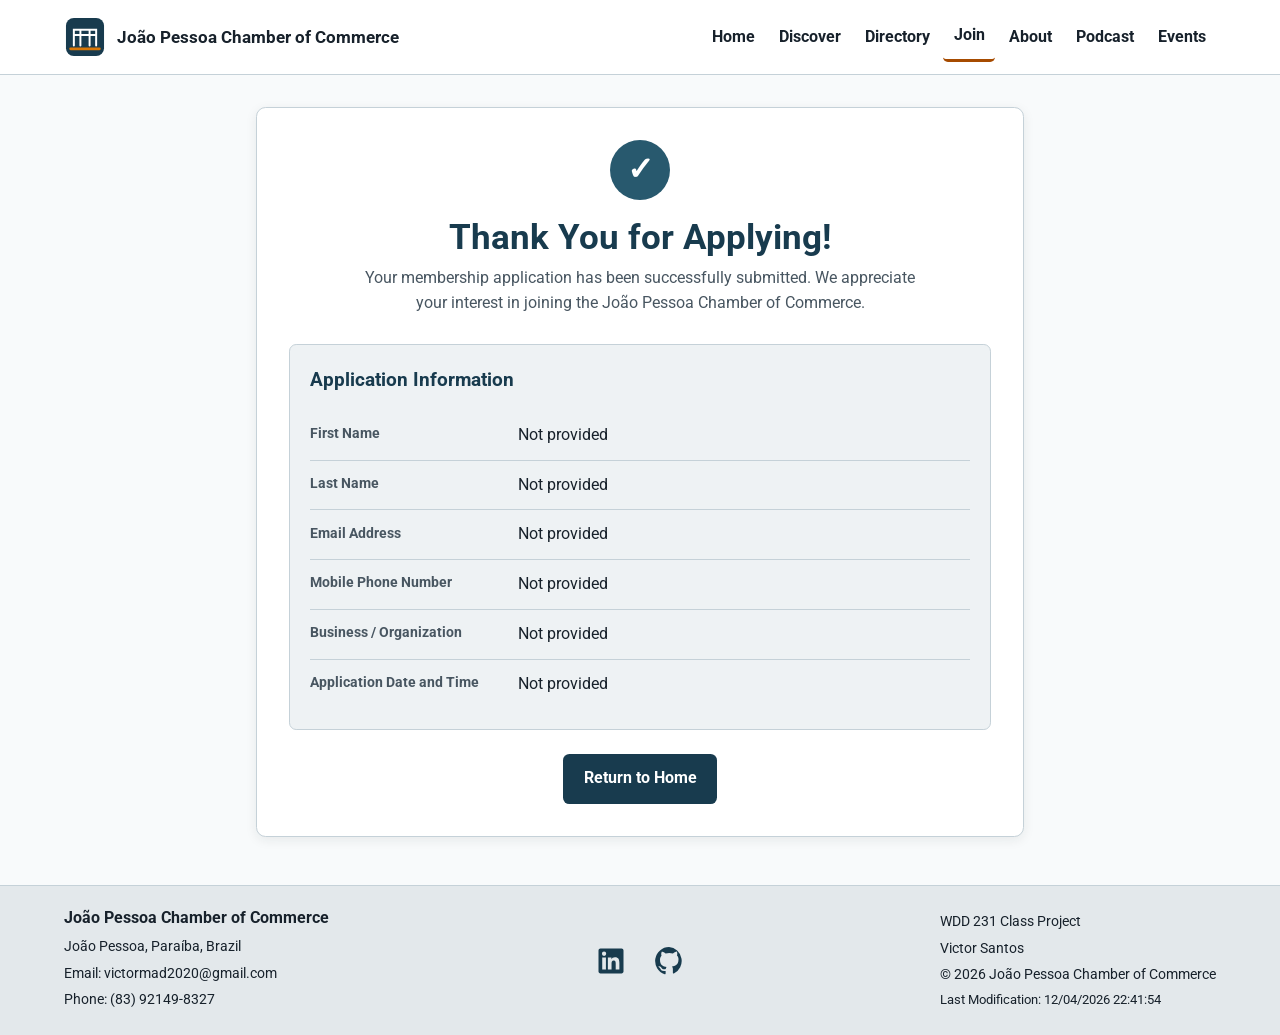
<file: chamber/thankyou.html>
<!DOCTYPE html>
<html lang="en">
<head>
    <meta charset="UTF-8">
    <meta name="viewport" content="width=device-width, initial-scale=1.0">

    <meta name="description" content="Thank you for applying to join the João Pessoa Chamber of Commerce.">
    <meta name="author" content="Victor Santos">

    <title>Application Received | João Pessoa Chamber of Commerce</title>

    <link rel="icon" href="images/chamber-logo.svg" type="image/svg+xml">

    <link rel="preconnect" href="https://fonts.googleapis.com">
    <link rel="preconnect" href="https://fonts.gstatic.com" crossorigin>
    <link href="https://fonts.googleapis.com/css2?family=Roboto:wght@400;500;700&display=swap" rel="stylesheet">

    <link rel="stylesheet" href="styles/normalize.css">
    <link rel="stylesheet" href="styles/small.css">
    <link rel="stylesheet" href="styles/larger.css">

    <script src="scripts/navigation.js" defer></script>
    <script src="scripts/date.js" defer></script>
    <script src="scripts/thankyou.js" defer></script>
</head>

<body>

<header class="site-header">
    <a class="brand" href="index.html" aria-label="João Pessoa Chamber of Commerce home">
        <img src="images/chamber-logo.svg" alt="" width="48" height="48">
        <span>João Pessoa Chamber of Commerce</span>
    </a>

    <button class="menu-toggle" id="menuButton" type="button"
        aria-label="Open navigation menu"
        aria-expanded="false"
        aria-controls="primaryNav">
        <span class="menu-icon" aria-hidden="true"></span>
    </button>

    <nav class="primary-nav" id="primaryNav" aria-label="Main navigation">
        <a href="index.html">Home</a>
        <a href="discover.html">Discover</a>
        <a href="directory.html">Directory</a>
        <a href="join.html" aria-current="page">Join</a>
        <a href="about.html">About</a>
        <a href="podcast.html">Podcast</a>
        <a href="events.html">Events</a>
    </nav>
</header>

<main class="thankyou-main">

    <section class="thankyou-card">

        <div class="thankyou-icon" aria-hidden="true">
            ✓
        </div>

        <h1>Thank You for Applying!</h1>

        <p class="thankyou-message">
            Your membership application has been successfully submitted.
            We appreciate your interest in joining the João Pessoa Chamber
            of Commerce.
        </p>

        <section class="submission-details" aria-labelledby="submission-heading">

            <h2 id="submission-heading">Application Information</h2>

            <dl class="submission-list">

                <div>
                    <dt>First Name</dt>
                    <dd id="submittedFirstName">Not provided</dd>
                </div>

                <div>
                    <dt>Last Name</dt>
                    <dd id="submittedLastName">Not provided</dd>
                </div>

                <div>
                    <dt>Email Address</dt>
                    <dd id="submittedEmail">Not provided</dd>
                </div>

                <div>
                    <dt>Mobile Phone Number</dt>
                    <dd id="submittedPhone">Not provided</dd>
                </div>

                <div>
                    <dt>Business / Organization</dt>
                    <dd id="submittedOrganization">Not provided</dd>
                </div>

                <div>
                    <dt>Application Date and Time</dt>
                    <dd id="submittedTimestamp">Not provided</dd>
                </div>

            </dl>

        </section>

        <a href="index.html" class="return-home-button">
            Return to Home
        </a>

    </section>

</main>

<footer class="site-footer">

    <div class="footer-contact">
        <h2>João Pessoa Chamber of Commerce</h2>
        <p>João Pessoa, Paraíba, Brazil</p>
        <p>Email: victormad2020@gmail.com</p>
        <p>Phone: (83) 92149-8327</p>
    </div>

    <nav class="social-links" aria-label="Social media links">
        <a href="https://www.linkedin.com/in/victor-santos-967b633b7"
            target="_blank" rel="noopener noreferrer" aria-label="LinkedIn">
            <svg viewBox="0 0 24 24" aria-hidden="true">
                <path d="M20.45 2H3.55C2.69 2 2 2.68 2 3.52v16.96c0 .84.69 1.52 1.55 1.52h16.9c.86 0 1.55-.68 1.55-1.52V3.52c0-.84-.69-1.52-1.55-1.52ZM7.93 18.7H4.98V9.2h2.95v9.5ZM6.45 7.9a1.71 1.71 0 1 1 0-3.42 1.71 1.71 0 0 1 0 3.42Zm12.25 10.8h-2.94v-4.62c0-1.1-.02-2.52-1.54-2.52-1.54 0-1.78 1.2-1.78 2.44v4.7H9.5V9.2h2.82v1.3h.04c.39-.74 1.35-1.53 2.78-1.53 2.98 0 3.56 1.96 3.56 4.51v5.22Z"/>
            </svg>
        </a>

        <a href="https://github.com/aokami-aka/wdd231"
            target="_blank" rel="noopener noreferrer" aria-label="GitHub profile">
            <svg viewBox="0 0 24 24" aria-hidden="true">
                <path d="M12 .8a11.2 11.2 0 0 0-3.5 21.8c.6.1.8-.3.8-.6v-2.1c-3.3.7-4-1.4-4-1.4-.5-1.3-1.3-1.6-1.3-1.6-1.1-.8.1-.8.1-.8 1.2.1 1.8 1.2 1.8 1.2 1.1 1.8 2.8 1.3 3.5 1 .1-.8.4-1.3.7-1.6-2.6-.3-5.3-1.3-5.3-5.8 0-1.3.5-2.3 1.2-3.1-.1-.3-.5-1.5.1-3.1 0 0 1-.3 3.2 1.2a11 11 0 0 1 5.8 0c2.2-1.5 3.2-1.5 3.2-1.5.6 1.6.2 2.8.1 3.1.8.8 1.2 1.8 1.2 3.1 0 4.5-2.7 5.5-5.3 5.8.4.3.8 1 .8 2v3c0 .3.2.7.8.6A11.2 11.2 0 0 0 12 .8Z"/>
            </svg>
        </a>
    </nav>

    <div class="footer-development">
        <p>WDD 231 Class Project</p>
        <p>Victor Santos</p>
        <p>© <span id="currentyear"></span> João Pessoa Chamber of Commerce</p>
        <p class="last-modified">Last Modification: <span id="lastModified"></span></p>
    </div>

</footer>

</body>
</html>
</file>
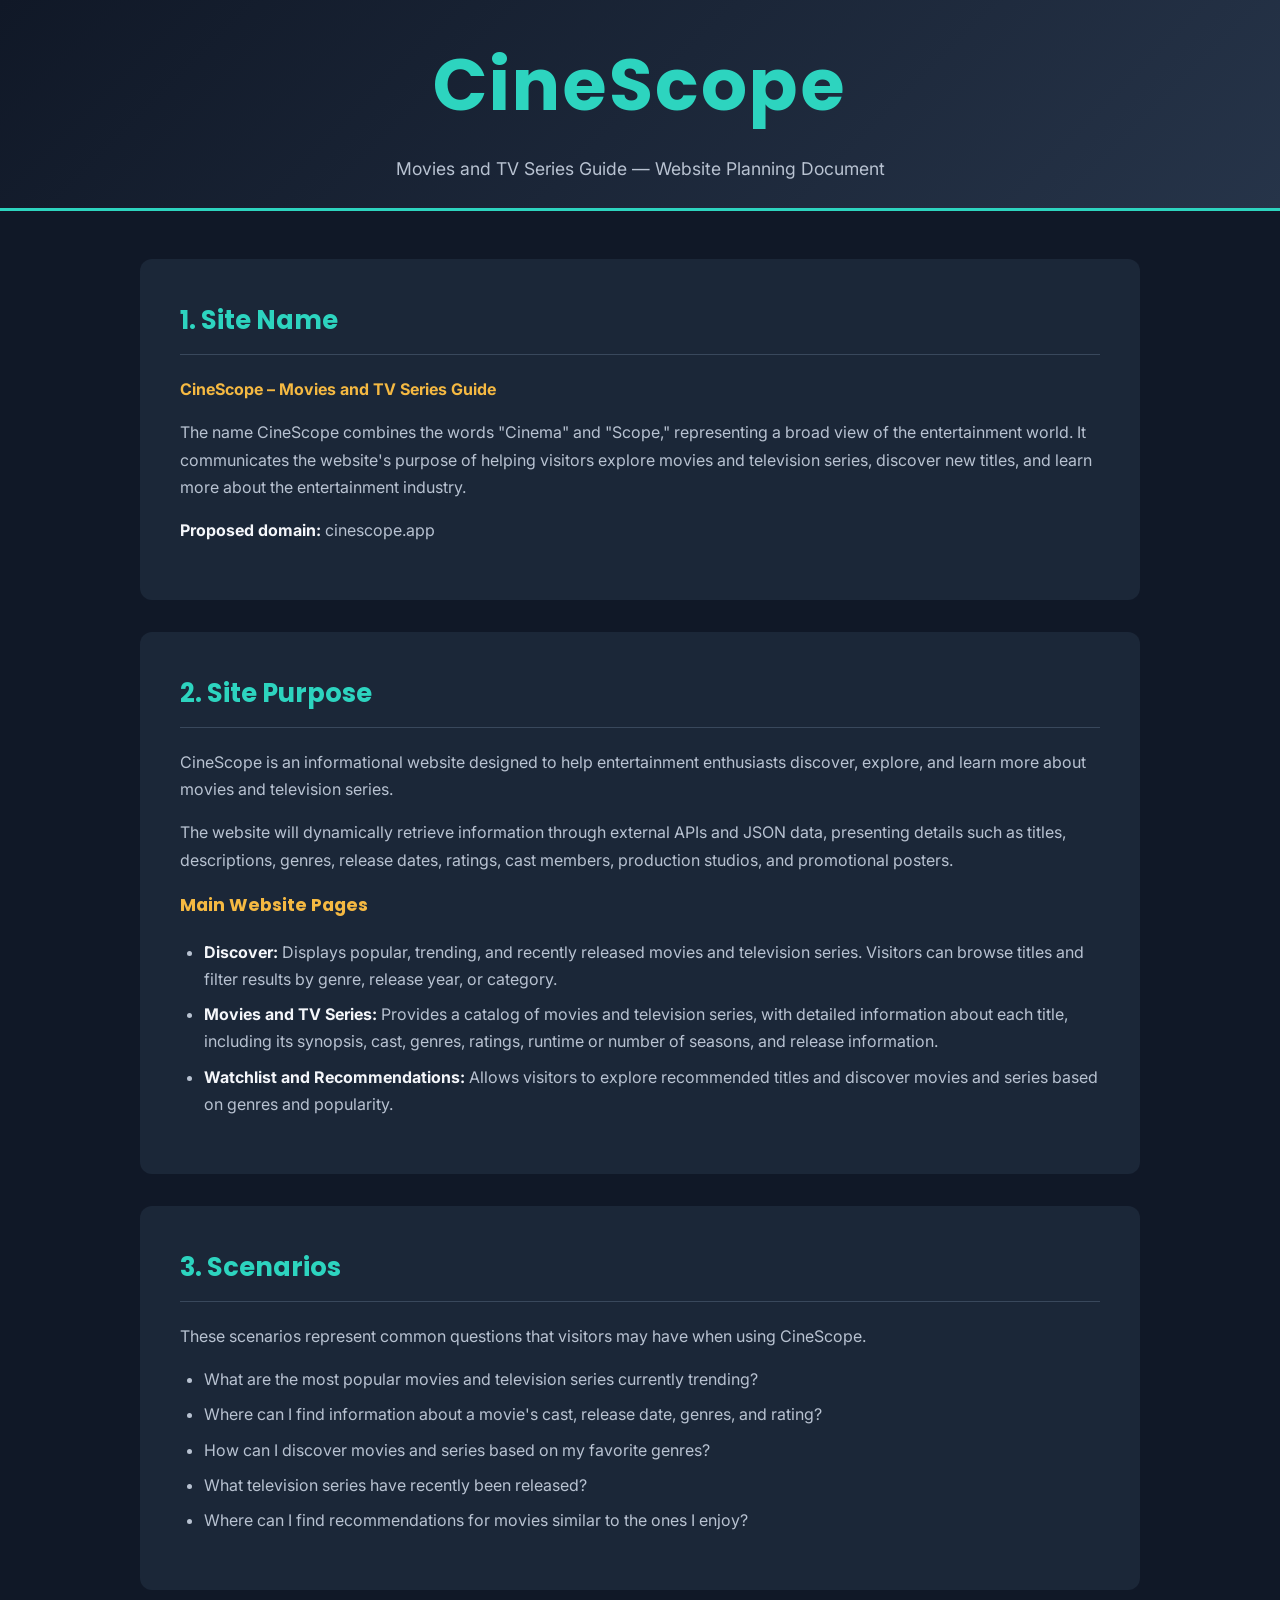
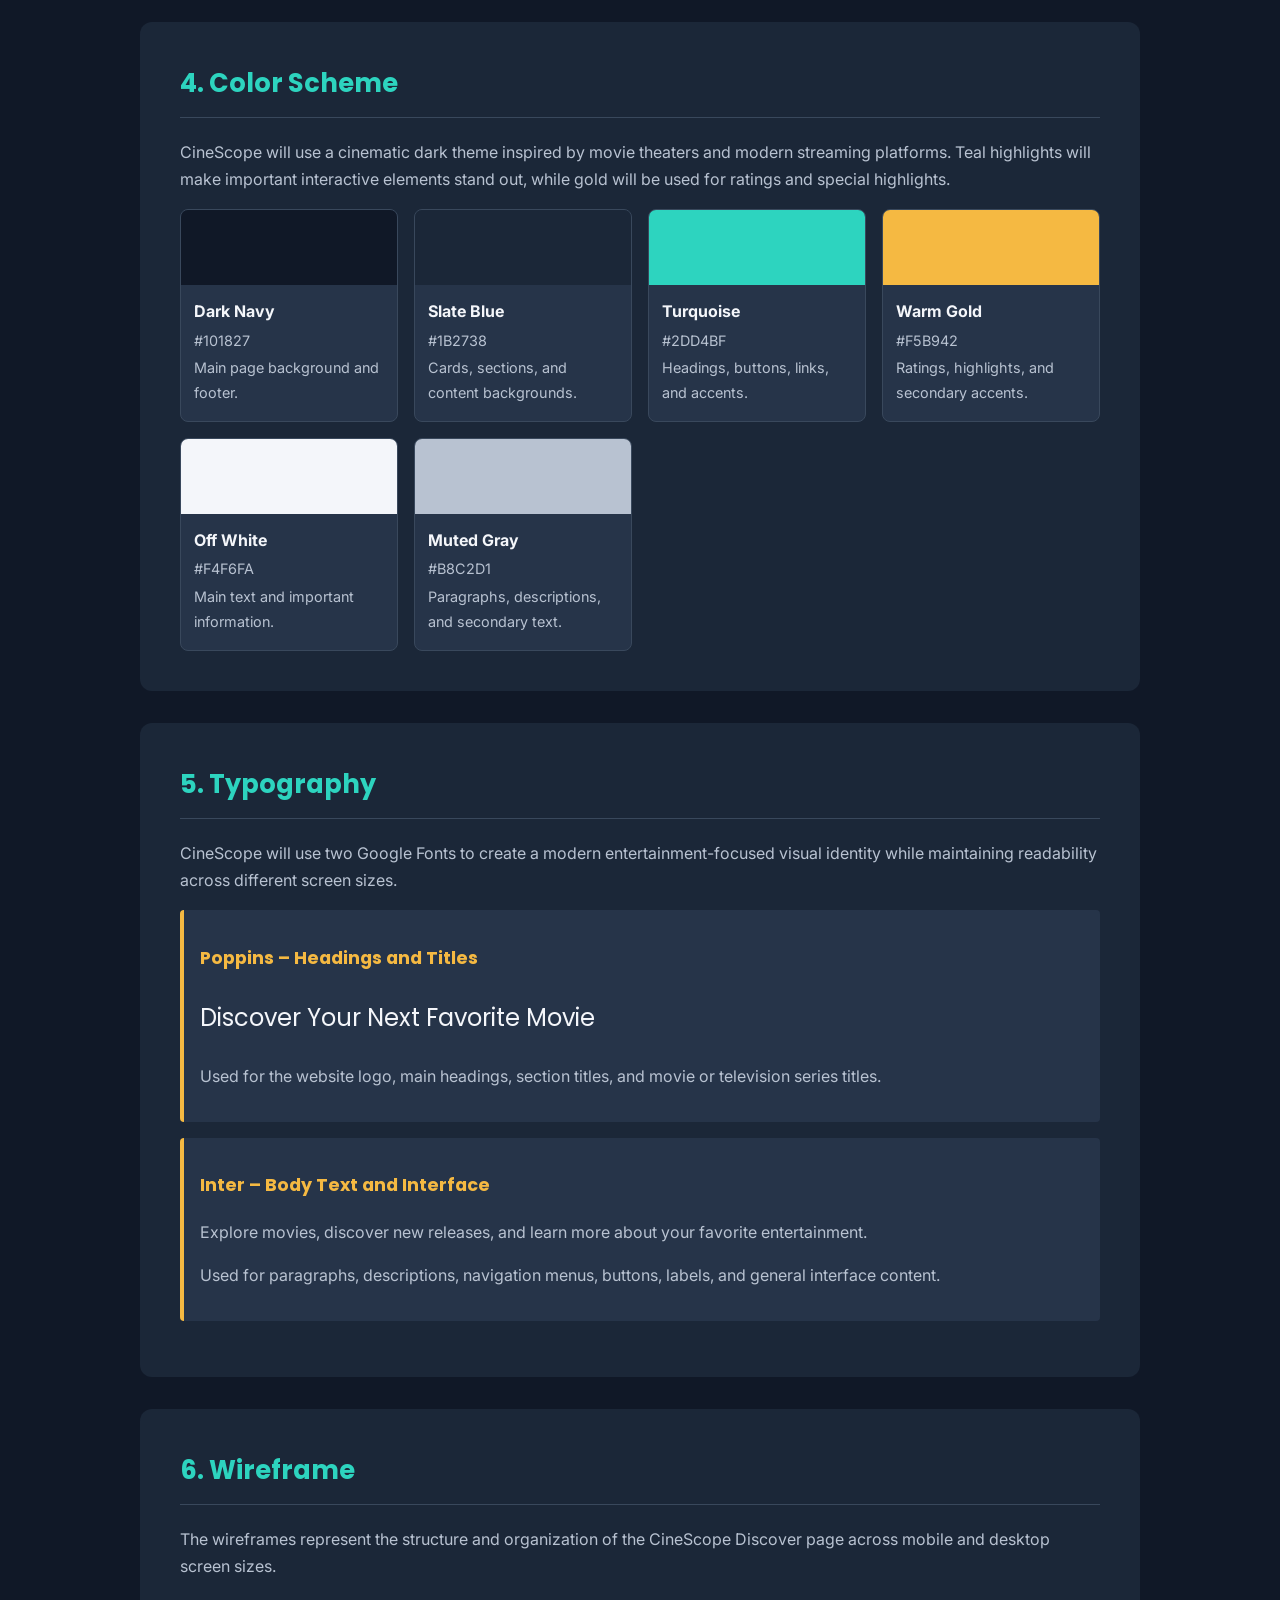
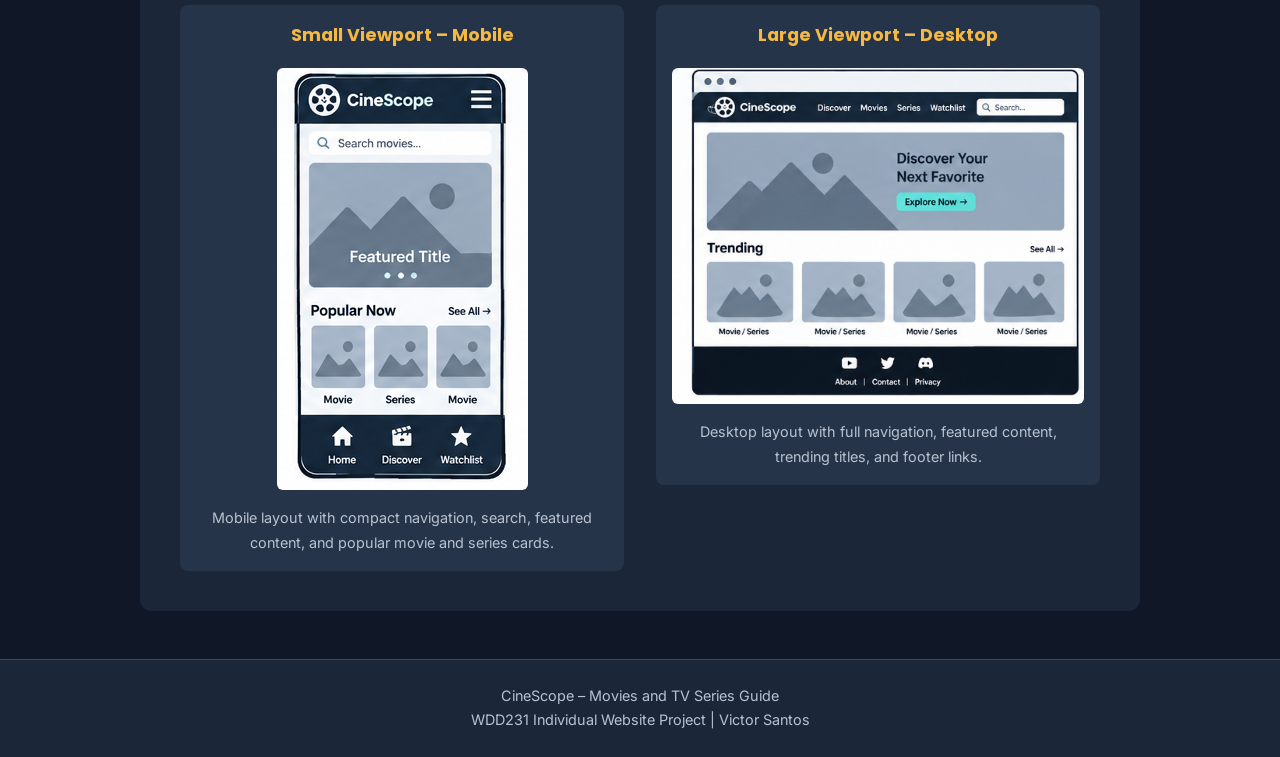
<file: project/siteplan.html>
<!DOCTYPE html>
<html lang="en">
<head>
    <meta charset="UTF-8">
    <meta name="viewport" content="width=device-width, initial-scale=1.0">
    <meta name="description" content="Website plan for CineScope, a movie and television series discovery guide.">
    <meta name="author" content="Victor Santos">
    <title>CineScope | Website Site Plan</title>
    

    <link rel="preconnect" href="https://fonts.googleapis.com">
    <link rel="preconnect" href="https://fonts.gstatic.com" crossorigin>
    <link href="https://fonts.googleapis.com/css2?family=Inter:wght@400;500;600;700&family=Poppins:wght@500;600;700;800&display=swap" rel="stylesheet">
    <link rel="stylesheet" href="styles/siteplan.css">
</head>

<body>
    <header>
        <h1>CineScope</h1>
        <p>Movies and TV Series Guide — Website Planning Document</p>
    </header>

    <main>
        <section>
            <h2>1. Site Name</h2>

            <p class="site-name">CineScope – Movies and TV Series Guide</p>

            <p>
                The name CineScope combines the words "Cinema" and "Scope,"
                representing a broad view of the entertainment world.
                It communicates the website's purpose of helping visitors
                explore movies and television series, discover new titles,
                and learn more about the entertainment industry.
            </p>

            <p><strong>Proposed domain:</strong> cinescope.app</p>
        </section>

        <section>
            <h2>2. Site Purpose</h2>

            <p>
                CineScope is an informational website designed to help
                entertainment enthusiasts discover, explore, and learn
                more about movies and television series.
            </p>

            <p>
                The website will dynamically retrieve information through
                external APIs and JSON data, presenting details such as
                titles, descriptions, genres, release dates, ratings,
                cast members, production studios, and promotional posters.
            </p>

            <h3>Main Website Pages</h3>

            <ul>
                <li>
                    <strong>Discover:</strong> Displays popular, trending,
                    and recently released movies and television series.
                    Visitors can browse titles and filter results by genre,
                    release year, or category.
                </li>

                <li>
                    <strong>Movies and TV Series:</strong> Provides a
                    catalog of movies and television series, with detailed
                    information about each title, including its synopsis,
                    cast, genres, ratings, runtime or number of seasons,
                    and release information.
                </li>

                <li>
                    <strong>Watchlist and Recommendations:</strong>
                    Allows visitors to explore recommended titles and
                    discover movies and series based on genres and popularity.
                </li>
            </ul>
        </section>

        <section>
            <h2>3. Scenarios</h2>

            <p>
                These scenarios represent common questions that visitors
                may have when using CineScope.
            </p>

            <ul>
                <li>
                    What are the most popular movies and television
                    series currently trending?
                </li>

                <li>
                    Where can I find information about a movie's cast,
                    release date, genres, and rating?
                </li>

                <li>
                    How can I discover movies and series based on my
                    favorite genres?
                </li>

                <li>
                    What television series have recently been released?
                </li>

                <li>
                    Where can I find recommendations for movies similar
                    to the ones I enjoy?
                </li>
            </ul>
        </section>

        <section>
            <h2>4. Color Scheme</h2>

            <p>
                CineScope will use a cinematic dark theme inspired by
                movie theaters and modern streaming platforms. Teal
                highlights will make important interactive elements
                stand out, while gold will be used for ratings and
                special highlights.
            </p>

            <div class="color-list">
                <div class="color-item">
                    <div class="swatch" style="background-color: #101827;"></div>
                    <div class="color-info">
                        <strong>Dark Navy</strong>
                        <p>#101827</p>
                        <p>Main page background and footer.</p>
                    </div>
                </div>

                <div class="color-item">
                    <div class="swatch" style="background-color: #1B2738;"></div>
                    <div class="color-info">
                        <strong>Slate Blue</strong>
                        <p>#1B2738</p>
                        <p>Cards, sections, and content backgrounds.</p>
                    </div>
                </div>

                <div class="color-item">
                    <div class="swatch" style="background-color: #2DD4BF;"></div>
                    <div class="color-info">
                        <strong>Turquoise</strong>
                        <p>#2DD4BF</p>
                        <p>Headings, buttons, links, and accents.</p>
                    </div>
                </div>

                <div class="color-item">
                    <div class="swatch" style="background-color: #F5B942;"></div>
                    <div class="color-info">
                        <strong>Warm Gold</strong>
                        <p>#F5B942</p>
                        <p>Ratings, highlights, and secondary accents.</p>
                    </div>
                </div>

                <div class="color-item">
                    <div class="swatch" style="background-color: #F4F6FA;"></div>
                    <div class="color-info">
                        <strong>Off White</strong>
                        <p>#F4F6FA</p>
                        <p>Main text and important information.</p>
                    </div>
                </div>

                <div class="color-item">
                    <div class="swatch" style="background-color: #B8C2D1;"></div>
                    <div class="color-info">
                        <strong>Muted Gray</strong>
                        <p>#B8C2D1</p>
                        <p>Paragraphs, descriptions, and secondary text.</p>
                    </div>
                </div>
            </div>
        </section>

        <section>
            <h2>5. Typography</h2>

            <p>
                CineScope will use two Google Fonts to create a modern
                entertainment-focused visual identity while maintaining
                readability across different screen sizes.
            </p>

            <div class="font-example">
                <h3>Poppins – Headings and Titles</h3>
                <p class="font-heading">
                    Discover Your Next Favorite Movie
                </p>
                <p>
                    Used for the website logo, main headings, section titles,
                    and movie or television series titles.
                </p>
            </div>

            <div class="font-example">
                <h3>Inter – Body Text and Interface</h3>
                <p class="font-body">
                    Explore movies, discover new releases, and learn more
                    about your favorite entertainment.
                </p>
                <p>
                    Used for paragraphs, descriptions, navigation menus,
                    buttons, labels, and general interface content.
                </p>
            </div>
        </section>

    <section>
        <h2>6. Wireframe</h2>

        <p>
            The wireframes represent the structure and organization
            of the CineScope Discover page across mobile and desktop
            screen sizes.
        </p>

        <div class="wireframe-gallery">
            <figure class="wireframe-figure mobile-wireframe">
                <h3>Small Viewport – Mobile</h3>
                <img
                    src="images/wireframe-mobile.png"
                    alt="CineScope mobile wireframe showing a header, search bar, featured title, popular movies and bottom navigation"
                    loading="lazy"
                >
                <figcaption>
                    Mobile layout with compact navigation, search,
                    featured content, and popular movie and series cards.
                </figcaption>
            </figure>

            <figure class="wireframe-figure desktop-wireframe">
                <h3>Large Viewport – Desktop</h3>
                <img
                    src="images/wireframe-desktop.png"
                    alt="CineScope desktop wireframe showing navigation, search, featured content, trending titles and footer"
                    loading="lazy"
                >
                <figcaption>
                    Desktop layout with full navigation, featured content,
                    trending titles, and footer links.
                </figcaption>
            </figure>
        </div>
    </section>
    </main>

    <footer>
        <p>CineScope – Movies and TV Series Guide</p>
        <p>WDD231 Individual Website Project | Victor Santos</p>
    </footer>
</body>
</html>
</file>
<file: styles/small.css>
/* Mobile-first styles */
:root {
  --ink: #17212b;
  --nav: #183b4e;
  --nav-hover: #28596e;
  --accent: #d97706;
  --paper: #ffffff;
  --surface: #eef2f4;
  --line: #c8d2d8;
  --complete: #dcefe5;
  --complete-border: #2c7652;
}

* { box-sizing: border-box; }
html { -webkit-text-size-adjust: 100%; }
body {
  margin: 0;
  color: var(--ink);
  background: #f8fafb;
  font-family: "Roboto", Arial, sans-serif;
  line-height: 1.55;
}
img, svg { max-width: 100%; }
.site-header {
  display: grid;
  grid-template-columns: 1fr auto;
  align-items: center;
  gap: .75rem;
  padding: .75rem 1rem;
  background: var(--paper);
  border-bottom: 1px solid var(--line);
}
.brand {
  display: flex;
  align-items: center;
  gap: .7rem;
  min-width: 0;
  color: var(--ink);
  text-decoration: none;
  font-size: 1.15rem;
  font-weight: 700;
}
.brand img { width: 42px; height: 42px; flex: 0 0 auto; }
.menu-toggle {
  display: grid;
  place-items: center;
  width: 44px;
  height: 44px;
  border: 2px solid var(--nav);
  border-radius: .35rem;
  color: var(--nav);
  background: white;
  cursor: pointer;
}
.menu-icon, .menu-icon::before, .menu-icon::after {
  display: block;
  width: 22px;
  height: 2px;
  background: currentColor;
  content: "";
}
.menu-icon { position: relative; }
.menu-icon::before { position: absolute; top: -7px; }
.menu-icon::after { position: absolute; top: 7px; }
.primary-nav { display: none; grid-column: 1 / -1; }
.primary-nav.open { display: flex; flex-direction: column; }
.primary-nav a {
  display: block;
  padding: .8rem 1rem;
  color: white;
  background: var(--nav);
  border-bottom: 1px solid rgba(255,255,255,.22);
  text-decoration: none;
  font-weight: 500;
}
.primary-nav a[aria-current="page"] { border-left: 5px solid var(--accent); padding-left: calc(1rem - 5px); }
.primary-nav a:hover, .primary-nav a:focus-visible { background: var(--nav-hover); }
main { width: min(100% - 1.25rem, 72rem); margin: 1rem auto 2rem; }
h1 { margin: .2rem 0 1rem; font-size: clamp(1.7rem, 5vw, 2.2rem); line-height: 1.2; }
.home-grid { display: grid; grid-template-columns: 1fr; gap: 1rem; }
.panel {
  min-width: 0;
  overflow: hidden;
  background: var(--surface);
  border: 1px solid var(--line);
  border-radius: .45rem;
}
.panel h2 {
  margin: 0;
  padding: .55rem .8rem;
  color: white;
  background: var(--nav);
  font-size: 1.05rem;
  text-align: center;
}
.panel-content { padding: 1rem; }
.panel-content p { margin: 0 0 .8rem; }
.panel-content p:last-child { margin-bottom: 0; }
.photo-content { display: grid; justify-items: center; gap: .75rem; }
.student-photo {
  display: block;
  width: min(100%, 18rem);
  aspect-ratio: 1;
  height: auto;
  object-fit: cover;
  border-radius: .35rem;
}
.photo-note { color: #485661; font-size: .85rem; text-align: center; }
.courses-panel { grid-column: 1 / -1; }
.course-filters { display: grid; grid-template-columns: repeat(3, minmax(0, 1fr)); gap: .5rem; padding: .8rem .8rem .4rem; }
.filter-button {
  min-height: 42px;
  padding: .45rem .65rem;
  border: 1px solid #82919a;
  border-radius: .4rem;
  color: var(--ink);
  background: #e0e5e8;
  font: inherit;
  font-weight: 700;
  cursor: pointer;
}
.filter-button:hover, .filter-button:focus-visible { outline: 2px solid var(--accent); outline-offset: 2px; }
.filter-button.active { color: white; background: var(--nav); border-color: var(--nav); }
.course-list { display: grid; grid-template-columns: 1fr; gap: .5rem; padding: .4rem .8rem; }
.course-card {
  padding: .45rem .65rem;
  border: 1px solid #9ba6ac;
  border-radius: .3rem;
  background: #d7dadd;
  text-align: center;
  font-weight: 500;
}
.course-card.completed { background: var(--complete); border: 2px solid var(--complete-border); }
.course-card small { display: block; font-size: .78rem; font-weight: 400; }
.credit-total { margin: .3rem .8rem 1rem; text-align: center; font-size: .9rem; }
.site-footer {
  padding: 1rem;
  background: #e3e8eb;
  border-top: 1px solid var(--line);
  text-align: center;
  font-size: .9rem;
}
.site-footer p { margin: .35rem 0; }
.social-links { display: flex; justify-content: center; align-items: center; gap: 1.2rem; margin: .25rem 0 .75rem; }
.social-links a { display: inline-flex; width: 34px; height: 34px; align-items: center; justify-content: center; color: var(--nav); }
.social-links a:hover, .social-links a:focus-visible { color: var(--accent); }
.social-links svg { width: 30px; height: 30px; fill: currentColor; }
.last-modified { overflow-wrap: anywhere; font-size: .8rem; }
@media (prefers-reduced-motion: no-preference) {
  .primary-nav a, .filter-button, .social-links a { transition: background-color .15s ease, color .15s ease; }
}
</file>
<file: styles/larger.css>
/* Larger-screen layout and horizontal navigation */
@media (min-width: 40rem) {
  .site-header {
    grid-template-columns: auto 1fr;
    padding: .75rem max(1rem, calc((100% - 72rem) / 2));
  }
  .menu-toggle { display: none; }
  .primary-nav {
    display: flex;
    grid-column: auto;
    justify-content: flex-end;
    gap: .25rem;
  }
  .primary-nav a {
    padding: .7rem .9rem;
    border: 0;
    border-radius: .3rem;
  }
  .primary-nav a[aria-current="page"] { border-left: 0; padding-left: .9rem; box-shadow: inset 0 -3px var(--accent); }
  .home-grid { grid-template-columns: minmax(0, 2fr) minmax(16rem, 1fr); align-items: stretch; }
  .courses-panel { grid-column: 1 / -1; }
  .course-list { grid-template-columns: repeat(3, minmax(0, 1fr)); }
  .photo-content { height: calc(100% - 2.7rem); align-content: start; }
  .student-photo { width: min(100%, 15rem); }
}
@media (min-width: 60rem) {
  main { margin-top: 1.5rem; }
  .home-grid { grid-template-columns: minmax(0, 2fr) minmax(17rem, 1fr); gap: 1.25rem; }
  .panel-content { padding: 1.25rem; }
  .courses-panel { grid-column: 1 / -1; }
  .course-list { grid-template-columns: repeat(3, minmax(0, 1fr)); }
}
</file>
<file: chamber/styles/small.css>
/* Mobile-first styles matching the WDD231 homepage */

:root {
    --ink: #17212b;
    --nav: #183b4e;
    --nav-hover: #28596e;
    --accent: #a64b00;
    --muted: #485661;

    --paper: #ffffff;
    --surface: #eef2f4;
    --line: #c5d1d8;
}

* {
    box-sizing: border-box;
}

html {
    -webkit-text-size-adjust: 100%;
}

body {
    margin: 0;
    color: var(--ink);
    background: #f8fafb;
    font-family: "Roboto", Arial, sans-serif;
    line-height: 1.55;
}

img,
svg {
    max-width: 100%;
}

/* HEADER */

.site-header {
    display: grid;
    grid-template-columns: 1fr auto;
    align-items: center;
    gap: .75rem;
    padding: .75rem 1rem;
    background: var(--paper);
    border-bottom: 1px solid var(--line);
}

.brand {
    display: flex;
    align-items: center;
    gap: .7rem;
    min-width: 0;
    color: var(--ink);
    text-decoration: none;
    font-size: 1.05rem;
    font-weight: 700;
}

.brand img {
    width: 42px;
    height: 42px;
    flex: 0 0 auto;
}

.menu-toggle {
    display: grid;
    place-items: center;
    width: 44px;
    height: 44px;
    border: 2px solid var(--nav);
    border-radius: .35rem;
    color: var(--nav);
    background: white;
    cursor: pointer;
}

.menu-icon,
.menu-icon::before,
.menu-icon::after {
    display: block;
    width: 22px;
    height: 2px;
    background: currentColor;
    content: "";
}

.menu-icon {
    position: relative;
}

.menu-icon::before {
    position: absolute;
    top: -7px;
}

.menu-icon::after {
    position: absolute;
    top: 7px;
}

/* MOBILE NAVIGATION */

.primary-nav {
    display: none;
    grid-column: 1 / -1;
}

.primary-nav.open {
    display: flex;
    flex-direction: column;
    gap: .35rem;
}

.primary-nav a {
    display: block;
    padding: .8rem 1rem;
    color: white;
    background: var(--nav);
    border-radius: .3rem;
    text-decoration: none;
    font-weight: 700;
}

.primary-nav a[aria-current="page"] {
    border-bottom: 4px solid var(--accent);
}

.primary-nav a:hover,
.primary-nav a:focus-visible {
    background: var(--nav-hover);
}

/* MAIN CONTENT */

main {
    width: min(100% - 1.25rem, 72rem);
    margin: 1rem auto 2rem;
}

h1 {
    margin: .2rem 0 .5rem;
    font-size: clamp(1.7rem, 5vw, 2.2rem);
    line-height: 1.2;
}

.intro {
    margin: 0 0 1rem;
    color: var(--muted);
}

.directory-section {
    min-width: 0;
}

/* GRID AND LIST BUTTONS */

.view-controls {
    display: flex;
    justify-content: center;
    gap: .6rem;
    margin: 1.25rem 0 .75rem;
}

.view-button {
    min-width: 6.5rem;
    min-height: 42px;
    padding: .45rem .8rem;
    border: 1px solid #82919a;
    border-radius: .4rem;
    color: var(--ink);
    background: #e0e5e8;
    font: inherit;
    font-weight: 700;
    cursor: pointer;
}

.view-button:hover,
.view-button:focus-visible {
    outline: 2px solid var(--accent);
    outline-offset: 2px;
}

.view-button.active {
    color: white;
    background: var(--nav);
    border-color: var(--nav);
}

.directory-status {
    margin: .75rem 0 1rem;
    color: var(--muted);
    text-align: center;
}

/* MEMBER GRID */

.member-grid {
    display: grid;
    grid-template-columns: 1fr;
    gap: 1rem;
}

.member-card {
    min-width: 0;
    display: flex;
    flex-direction: column;
    background: var(--surface);
    border: 1px solid var(--line);
    border-radius: .45rem;
    overflow: hidden;
}

/* BUSINESS HEADING */

.member-heading {
    padding: .6rem .8rem;
    text-align: center;
    border-bottom: 1px solid var(--line);
}

.member-heading h2 {
    margin: 0;
    font-size: 1.1rem;
    line-height: 1.35;
}

.member-heading p {
    margin: .1rem 0 0;
    color: var(--muted);
    font-size: .85rem;
}

/* BUSINESS IMAGE AND DETAILS */

.member-details {
    display: grid;
    grid-template-columns: 5rem minmax(0, 1fr);
    align-items: start;
    gap: .7rem;
    padding: .8rem;
    min-width: 0;
}

/* Image frame hides the unwanted bottom text strip */

.member-logo-frame {
    width: 5rem;
    aspect-ratio: 1;
    overflow: hidden;
    border: 1px solid var(--line);
    border-radius: .3rem;
    background: white;
}

.member-logo {
    display: block;
    width: 100%;
    height: 100%;
    object-fit: cover;
    object-position: center top;
    transform: scale(1.22);
    transform-origin: center top;
}

.member-info {
    min-width: 0;
    font-size: .85rem;
    overflow-wrap: anywhere;
}

.member-info p {
    margin: 0 0 .4rem;
}

.member-info p:last-of-type {
    margin-bottom: .25rem;
}

.member-info a {
    color: var(--nav);
    text-decoration: underline;
    text-underline-offset: 2px;
}

.member-info a:hover,
.member-info a:focus-visible {
    color: var(--accent);
}

.membership {
    display: inline-block;
    margin-top: .25rem;
    padding: .15rem .5rem;
    border-radius: 1rem;
    color: var(--nav);
    background: #dce5e9;
    font-size: .75rem;
    font-weight: 700;
}

/* LIST VIEW - MOBILE */

.member-grid.list-view {
    grid-template-columns: 1fr;
    gap: .5rem;
}

.list-view .member-card {
    display: block;
}

.list-view .member-heading {
    border-bottom: 0;
    text-align: left;
    padding: .6rem 1rem;
}

.list-view .member-details {
    display: block;
    padding: .55rem 1rem;
}

.list-view .member-logo-frame {
    display: none;
}

/* FOOTER */

.site-footer {
    display: grid;
    gap: 1rem;
    padding: 1.25rem;
    background: #e3e8eb;
    border-top: 1px solid var(--line);
    text-align: center;
    font-size: .9rem;
}

.site-footer p {
    margin: .25rem 0;
}

.footer-contact h2 {
    margin: 0 0 .35rem;
    font-size: 1rem;
}

.social-links {
    display: flex;
    justify-content: center;
    align-items: center;
    gap: 1.2rem;
}

.social-links a {
    display: inline-flex;
    width: 38px;
    height: 38px;
    align-items: center;
    justify-content: center;
    color: var(--nav);
}

.social-links a:hover,
.social-links a:focus-visible {
    color: var(--accent);
}

.social-links svg {
    width: 30px;
    height: 30px;
    fill: currentColor;
}

.last-modified {
    overflow-wrap: anywhere;
    font-size: .8rem;
}

/* VERY SMALL SCREENS */

@media (max-width: 360px) {
    .brand {
        font-size: .9rem;
    }

    .member-details {
        grid-template-columns: 4.5rem minmax(0, 1fr);
        gap: .55rem;
    }

    .member-logo-frame {
        width: 4.5rem;
    }
}

/* REDUCED MOTION */

@media (prefers-reduced-motion: no-preference) {
    .primary-nav a,
    .view-button,
    .social-links a {
        transition: background-color .15s ease, color .15s ease;
    }
}


/* ==========================================
   HOME PAGE
========================================== */

/* Hero */

.hero {
    position: relative;
    min-height: 340px;
    overflow: hidden;
    border-radius: .45rem;
    margin-bottom: 1.5rem;
    background: var(--nav);
}

.hero > img {
    display: block;
    width: 100%;
    height: 340px;
    object-fit: cover;
    object-position: center;
}

.hero::after {
    content: "";
    position: absolute;
    inset: 0;
    background: linear-gradient(
        90deg,
        rgba(13, 35, 48, .88),
        rgba(13, 35, 48, .45),
        rgba(13, 35, 48, .05)
    );
}

.hero-content {
    position: absolute;
    z-index: 1;
    top: 50%;
    left: 1.25rem;
    right: 1.25rem;
    transform: translateY(-50%);
    max-width: 34rem;
    color: white;
}

.hero-eyebrow {
    margin: 0 0 .5rem;
    color: #ffd29b;
    font-weight: 700;
    text-transform: uppercase;
    letter-spacing: .1em;
}

.hero-content h1 {
    margin: 0 0 .75rem;
    font-size: clamp(1.8rem, 6vw, 2.8rem);
    line-height: 1.15;
}

.hero-content > p:not(.hero-eyebrow) {
    margin: 0 0 1.25rem;
    font-size: 1rem;
}

.hero-button {
    display: inline-block;
    padding: .75rem 1.3rem;
    color: white;
    background-color: #a64b00;
    border-radius: .4rem;
    text-decoration: none;
    font-weight: 700;
}

.hero-button:hover,
.hero-button:focus-visible {
    background: #b85f04;
    outline: 2px solid white;
    outline-offset: 3px;
}

/* Shared home sections */

.home-information {
    display: grid;
    grid-template-columns: 1fr;
    gap: 1.25rem;
    margin-bottom: 1.5rem;
}

.home-panel,
.spotlights-section {
    min-width: 0;
    padding: 1rem;
    background: var(--surface);
    border: 1px solid var(--line);
    border-radius: .45rem;
    margin-bottom: 1rem;
}

.section-intro {
    margin: -.3rem 0 1rem;
    color: var(--muted);
    text-align: center;
}

/* Events */

.event-list {
    display: grid;
    gap: .85rem;
}

.event-card {
    display: grid;
    grid-template-columns: 4rem minmax(0, 1fr);
    gap: .8rem;
    align-items: center;
    padding: .75rem;
    background: white;
    border: 1px solid var(--line);
    border-radius: .4rem;
}

.event-date {
    display: flex;
    flex-direction: column;
    align-items: center;
    justify-content: center;
    min-height: 4.2rem;
    padding: .4rem;
    color: white;
    background: var(--nav);
    border-radius: .35rem;
}

.event-date span {
    font-size: .75rem;
    font-weight: 700;
}

.event-date strong {
    font-size: 1.5rem;
    line-height: 1.2;
}

.event-content {
    min-width: 0;
}

.event-content h3 {
    margin: 0 0 .25rem;
    font-size: 1rem;
}

.event-content p {
    margin: 0 0 .35rem;
    color: var(--muted);
    font-size: .85rem;
}

.event-time {
    color: var(--nav);
    font-size: .78rem;
    font-weight: 700;
}

/* Weather */

.current-weather {
    display: flex;
    flex-direction: column;
    align-items: center;
    justify-content: center;
    min-height: 180px;
    padding: .5rem;
    text-align: center;
}

.current-weather img {
    width: 90px;
    height: 90px;
    object-fit: contain;
}

.current-temperature {
    margin: -.3rem 0;
    color: var(--nav);
    font-size: 2.5rem;
    font-weight: 700;
}

.weather-description {
    margin: .25rem 0;
    font-size: 1.1rem;
    font-weight: 500;
    text-transform: capitalize;
}

.forecast-heading {
    margin: .5rem 0;
    padding-bottom: .5rem;
    border-bottom: 1px solid var(--line);
    text-align: center;
}

.forecast-grid {
    display: grid;
    grid-template-columns: repeat(3, minmax(0, 1fr));
    gap: .5rem;
}

.forecast-card {
    min-width: 0;
    padding: .5rem .2rem;
    text-align: center;
    background: white;
    border: 1px solid var(--line);
    border-radius: .35rem;
}

.forecast-card h4 {
    margin: 0;
    color: var(--nav);
}

.forecast-card img {
    display: block;
    width: 50px;
    height: 50px;
    margin: 0 auto;
    object-fit: contain;
}

.forecast-card p {
    margin: 0;
    font-size: .8rem;
    font-weight: 700;
}

.weather-credit {
    margin: .8rem 0 0;
    color: var(--muted);
    text-align: center;
    font-size: .7rem;
}

/* Member Spotlights */

.spotlights-section {
    margin-bottom: 1.5rem;
}

.spotlight-grid {
    display: grid;
    grid-template-columns: 1fr;
    gap: 1rem;
}

.spotlight-card {
    min-width: 0;
    overflow: hidden;
    background: white;
    border: 1px solid var(--line);
    border-radius: .45rem;
}

.spotlight-heading {
    padding: .75rem;
    text-align: center;
    background: var(--surface);
    border-bottom: 1px solid var(--line);
}

.spotlight-heading h3 {
    margin: 0;
    font-size: 1.1rem;
}

.spotlight-heading p {
    margin: .2rem 0 0;
    color: var(--muted);
    font-size: .85rem;
}

.spotlight-details {
    display: grid;
    grid-template-columns: minmax(5rem, 6rem) minmax(0, 1fr);
    gap: .75rem;
    align-items: center;
    padding: .8rem;
}

.spotlight-logo {
    display: block;
    width: 100%;
    max-height: 150px;
    aspect-ratio: 3 / 2;
    object-fit: contain;
    background: white;
    border: 1px solid var(--line);
    border-radius: .3rem;
}

.spotlight-info {
    min-width: 0;
    overflow-wrap: anywhere;
    font-size: .85rem;
}

.spotlight-info p {
    margin: 0 0 .5rem;
}

.spotlight-info p:last-of-type {
    margin-bottom: .25rem;
}

.spotlight-info a {
    color: var(--nav);
}

@media (max-width: 360px) {
    .hero-content {
        left: .85rem;
        right: .85rem;
    }

    .hero-content h1 {
        font-size: 1.65rem;
    }

    .spotlight-details {
        grid-template-columns: 5rem minmax(0, 1fr);
        gap: .5rem;
        padding: .6rem;
    }

    .event-card {
        grid-template-columns: 3.5rem minmax(0, 1fr);
        gap: .5rem;
    }
}

/* JOIN PAGE */

.join-main {
    width: min(100% - 1.25rem, 72rem);
    margin: 1.5rem auto 2.5rem;
}

.join-intro {
    margin-bottom: 1.5rem;
}

.join-intro h1 {
    margin-bottom: .5rem;
}

.join-intro p {
    max-width: 48rem;
    margin: 0;
    color: var(--muted);
}

.join-layout {
    display: grid;
    grid-template-columns: 1fr;
    gap: 2rem;
    align-items: start;
}

.application-section,
.membership-levels {
    min-width: 0;
}

.application-section {
    padding: 1.25rem;
    background: var(--surface);
    border: 1px solid var(--line);
    border-radius: .5rem;
}

.application-section h2,
.membership-levels > h2 {
    margin: 0 0 .5rem;
    color: var(--nav);
    font-size: 1.4rem;
}

.form-required-note {
    margin: 0 0 1.25rem;
    color: var(--muted);
    font-size: .85rem;
}


/* FORM */

.membership-form {
    display: grid;
    gap: 1rem;
}

.membership-form label {
    display: flex;
    flex-direction: column;
    gap: .35rem;
    color: var(--ink);
    font-size: .95rem;
    font-weight: 700;
}

.membership-form input:not([type="hidden"]):not([type="submit"]),
.membership-form select,
.membership-form textarea {
    width: 100%;
    min-height: 46px;
    padding: .7rem .8rem;
    border: 1px solid #82919a;
    border-radius: .35rem;
    color: var(--ink);
    background: var(--paper);
    font: inherit;
    font-size: 1rem;
}

.membership-form textarea {
    min-height: 120px;
    resize: vertical;
}

.membership-form input:focus-visible,
.membership-form select:focus-visible,
.membership-form textarea:focus-visible {
    outline: 3px solid #28596e;
    outline-offset: 2px;
}

.membership-form input:required:invalid:not(:placeholder-shown) {
    border-color: #a12b2b;
}

.field-hint {
    color: var(--muted);
    font-size: .78rem;
    font-weight: 400;
    line-height: 1.4;
}

.submit-button {
    width: 100%;
    min-height: 50px;
    margin-top: .5rem;
    padding: .8rem 1rem;
    border: 0;
    border-radius: .4rem;
    color: white;
    background: #183b4e;
    font: inherit;
    font-weight: 700;
    cursor: pointer;
}

.submit-button:hover,
.submit-button:focus-visible {
    background: #28596e;
    outline: 3px solid #183b4e;
    outline-offset: 3px;
}


/* MEMBERSHIP LEVEL CARDS */

.membership-levels {
    padding: .25rem 0;
}

.levels-intro {
    margin: 0 0 1.25rem;
    color: var(--muted);
}

.level-grid {
    display: grid;
    grid-template-columns: 1fr;
    gap: 1rem;
}

.level-card {
    display: flex;
    flex-direction: column;
    align-items: center;
    justify-content: center;
    min-height: 190px;
    padding: 1.25rem;
    text-align: center;
    background: var(--paper);
    border: 1px solid var(--line);
    border-top: 5px solid var(--nav);
    border-radius: .5rem;
    box-shadow: 0 2px 7px rgba(23, 33, 43, .08);
    animation: level-entrance .65s ease both;
}

.level-card:nth-child(1) {
    animation-delay: .1s;
}

.level-card:nth-child(2) {
    animation-delay: .25s;
}

.level-card:nth-child(3) {
    animation-delay: .4s;
}

.level-card:nth-child(4) {
    animation-delay: .55s;
}

.np-card {
    border-top-color: #28596e;
}

.bronze-card {
    border-top-color: #96552e;
}

.silver-card {
    border-top-color: #9fa3a5;
}

.gold-card {
    border-top-color: #ffb428;
}

.level-card h3 {
    margin: 0 0 .4rem;
    color: var(--nav);
    font-size: 1.15rem;
}

.level-card p {
    margin: .25rem 0;
    color: var(--muted);
    font-size: .9rem;
}

.level-card .level-price {
    color: var(--nav);
    font-size: 1.2rem;
    font-weight: 700;
}

.level-link {
    margin-top: .8rem;
    padding: .55rem 1rem;
    border: 1px solid var(--nav);
    border-radius: .35rem;
    color: white;
    background: var(--nav);
    font: inherit;
    font-size: .85rem;
    font-weight: 700;
    cursor: pointer;
}

.level-link:hover,
.level-link:focus-visible {
    color: white;
    background: var(--nav-hover);
    outline: 2px solid var(--nav);
    outline-offset: 3px;
}


/* CARD ENTRANCE ANIMATION */

@keyframes level-entrance {
    from {
        opacity: 0;
        transform: translateY(22px);
    }

    to {
        opacity: 1;
        transform: translateY(0);
    }
}


/* MEMBERSHIP MODALS */

.membership-modal {
    width: min(90%, 430px);
    max-width: 430px;
    padding: 0;
    border: 0;
    border-radius: .6rem;
    color: var(--ink);
    background: var(--paper);
    box-shadow: 0 12px 35px rgba(0, 0, 0, .25);
}

.membership-modal::backdrop {
    background: rgba(15, 30, 40, .7);
}

.modal-content {
    padding: 1.5rem;
}

.modal-content h2 {
    margin: 0 0 .5rem;
    color: var(--nav);
    font-size: 1.4rem;
}

.modal-price {
    margin: 0 0 1rem;
    color: var(--muted);
    font-weight: 700;
}

.modal-content ul {
    padding-left: 1.3rem;
    margin-bottom: 1.5rem;
}

.modal-content li {
    margin-bottom: .65rem;
    line-height: 1.5;
}

.modal-close {
    width: 100%;
    min-height: 44px;
    padding: .7rem;
    border: 0;
    border-radius: .35rem;
    color: white;
    background: var(--nav);
    font: inherit;
    font-weight: 700;
    cursor: pointer;
}

.modal-close:hover,
.modal-close:focus-visible {
    background: var(--nav-hover);
    outline: 2px solid var(--nav);
    outline-offset: 3px;
}


/* THANK YOU PAGE */

.thankyou-main {
    width: min(100% - 1.25rem, 48rem);
    margin: 2rem auto 3rem;
}

.thankyou-card {
    padding: 1.5rem;
    text-align: center;
    background: var(--paper);
    border: 1px solid var(--line);
    border-radius: .6rem;
    box-shadow: 0 3px 12px rgba(23, 33, 43, .08);
}

.thankyou-icon {
    display: grid;
    place-items: center;
    width: 60px;
    height: 60px;
    margin: 0 auto 1rem;
    border-radius: 50%;
    color: white;
    background: #28596e;
    font-size: 2rem;
    font-weight: 700;
}

.thankyou-card h1 {
    color: var(--nav);
}

.thankyou-message {
    max-width: 35rem;
    margin: 0 auto 1.75rem;
    color: var(--muted);
}

.submission-details {
    padding: 1.25rem;
    text-align: left;
    background: var(--surface);
    border: 1px solid var(--line);
    border-radius: .45rem;
}

.submission-details h2 {
    margin: 0 0 1rem;
    color: var(--nav);
    font-size: 1.2rem;
}

.submission-list {
    margin: 0;
}

.submission-list div {
    padding: .75rem 0;
    border-bottom: 1px solid var(--line);
}

.submission-list div:last-child {
    border-bottom: 0;
}

.submission-list dt {
    margin-bottom: .2rem;
    color: var(--muted);
    font-size: .85rem;
    font-weight: 700;
}

.submission-list dd {
    margin: 0;
    overflow-wrap: anywhere;
    color: var(--ink);
}

.return-home-button {
    display: inline-block;
    margin-top: 1.5rem;
    padding: .8rem 1.3rem;
    border-radius: .4rem;
    color: white;
    background: var(--nav);
    text-decoration: none;
    font-weight: 700;
}

.return-home-button:hover,
.return-home-button:focus-visible {
    background: var(--nav-hover);
    outline: 2px solid var(--nav);
    outline-offset: 3px;
}


/* ACCESSIBILITY - REDUCED MOTION */

@media (prefers-reduced-motion: reduce) {
    .level-card {
        animation: none;
    }
}
</file>
<file: chamber/styles/larger.css>
/* Larger-screen layout and horizontal navigation */

@media (min-width: 40rem) {

    .site-header {
        grid-template-columns: auto 1fr;
        padding: .75rem max(1rem, calc((100% - 72rem) / 2));
    }

    .menu-toggle {
        display: none;
    }

    .primary-nav {
        display: flex;
        grid-column: auto;
        justify-content: flex-end;
        align-items: center;
        flex-wrap: wrap;
        gap: .2rem;
    }

    .primary-nav a {
        padding: .7rem .65rem;
        color: var(--ink);
        background: transparent;
        border-radius: .3rem;
    }

    .primary-nav a[aria-current="page"] {
        border-bottom: 3px solid var(--accent);
    }

    .primary-nav a:hover,
    .primary-nav a:focus-visible {
        color: white;
        background: var(--nav-hover);
    }

    main {
        margin-top: 1.5rem;
    }

    /* Two-column directory */

    .member-grid {
        grid-template-columns: repeat(2, minmax(0, 1fr));
    }

    .member-details {
        grid-template-columns: 5.5rem minmax(0, 1fr);
    }

    .member-logo-frame {
        width: 5.5rem;
    }

    /* List view */

    .member-grid.list-view {
        grid-template-columns: 1fr;
    }

    .list-view .member-heading {
        text-align: left;
        padding: .8rem 1rem;
        border-bottom: 0;
    }

    .list-view .member-details {
    display: block;
}

    /* Footer */

    .site-footer {
        grid-template-columns: 1fr auto 1fr;
        align-items: center;
        text-align: left;
        padding: 1.25rem max(1rem, calc((100% - 72rem) / 2));
    }

    .social-links {
        justify-content: center;
    }

    .footer-development {
        justify-self: end;
    }
}

@media (min-width: 60rem) {

    /* Three-column desktop directory */

    .member-grid {
        grid-template-columns: repeat(3, minmax(0, 1fr));
        gap: 1rem;
    }

    .member-details {
        grid-template-columns: 6rem minmax(0, 1fr);
        gap: .75rem;
    }

    .member-logo-frame {
        width: 6rem;
    }

    /* Full-width list view */

    .member-grid.list-view {
        grid-template-columns: 1fr;
    }
}


/* ==========================================
   HOME PAGE - LARGER SCREENS
========================================== */

@media (min-width: 40rem) {

    .hero {
        min-height: 380px;
    }

    .hero > img {
        height: 380px;
    }

    .hero-content {
        left: 2.5rem;
    }

    .hero-content h1 {
        font-size: 2.6rem;
    }

    .home-information {
        grid-template-columns: 1.2fr .8fr;
        align-items: stretch;
    }

    .home-panel {
        padding: 1.2rem;
    }

    .spotlight-grid {
        grid-template-columns: repeat(2, minmax(0, 1fr));
    }

    .spotlight-details {
        grid-template-columns: 6rem minmax(0, 1fr);
    }
}

@media (min-width: 60rem) {

    .hero {
        min-height: 420px;
    }

    .hero > img {
        height: 420px;
    }

    .hero-content {
        left: 3.5rem;
    }

    .hero-content h1 {
        font-size: 3rem;
    }

    .home-information {
        grid-template-columns: 1.25fr .75fr;
        gap: 1.5rem;
    }

    .spotlight-grid {
        grid-template-columns: repeat(3, minmax(0, 1fr));
    }

    .spotlight-details {
        grid-template-columns: 6rem minmax(0, 1fr);
    }
}


/* JOIN PAGE - LARGER SCREENS */

@media (min-width: 40rem) {

    .join-main {
        width: min(100% - 2rem, 72rem);
        margin-top: 2rem;
    }

    .join-layout {
        grid-template-columns: 1.15fr .85fr;
        gap: 1.5rem;
    }

    .application-section {
        padding: 1.5rem;
    }

    .membership-levels {
        padding: .5rem;
    }

    .level-grid {
        grid-template-columns: 1fr;
        gap: 1rem;
    }

    .level-card {
        min-height: 165px;
    }

    .thankyou-card {
        padding: 2rem;
    }

    .submission-list div {
        display: grid;
        grid-template-columns: 12rem minmax(0, 1fr);
        gap: 1rem;
        align-items: center;
    }
}

@media (min-width: 60rem) {

    .join-layout {
        grid-template-columns: 1.1fr .9fr;
        gap: 2rem;
    }

    .level-grid {
        grid-template-columns: repeat(2, minmax(0, 1fr));
    }

    .level-card {
        min-height: 210px;
        padding: 1rem;
    }
}
</file>
<file: chamber/styles/discover.css>
/* Discover page layout: named grid areas change at each required viewport range. */
.discover-main { margin-top: 1rem; }
.discover-hero {
  display: flex;
  align-items: center;
  min-height: 220px;
  margin-bottom: 1rem;
  padding: 1.5rem;
  overflow: hidden;
  border-radius: .5rem;
  color: #fff;
  background: linear-gradient(90deg, rgba(13, 35, 48, .94), rgba(13, 35, 48, .52)),
    url("../images/hero-image.webp") center 58% / cover no-repeat, var(--nav);
}
.discover-hero-content { max-width: 42rem; }
.discover-hero .eyebrow {
  margin: 0 0 .35rem;
  color: #ffd29a;
  font-size: .82rem;
  font-weight: 700;
  letter-spacing: .09em;
  text-transform: uppercase;
}
.discover-hero h1 { margin: 0 0 .55rem; color: #fff; font-size: clamp(2rem, 6vw, 3.4rem); }
.discover-hero-content > p:last-child { max-width: 38rem; margin: 0; color: #fff; font-size: 1.05rem; }
.visit-message {
  display: flex;
  align-items: center;
  gap: .75rem;
  margin: 1rem 0 1.5rem;
  padding: .85rem 1rem;
  border: 1px solid #b7cbd6;
  border-left: 5px solid var(--accent);
  border-radius: .4rem;
  background: #eaf2f6;
}
.visit-message-icon {
  display: grid;
  flex: 0 0 1.65rem;
  width: 1.65rem;
  height: 1.65rem;
  place-items: center;
  border-radius: 50%;
  color: white;
  background: var(--nav);
  font-weight: 700;
}
.visit-message p { margin: 0; color: var(--ink); font-weight: 700; }
.section-heading {
    display: flex;
    flex-wrap: wrap;
    align-items: end;
    justify-content: center;
    gap: .5rem 1rem;

    margin: 0 0 1rem;
    padding: .7rem;

    color: white;
    background: var(--nav);
    border-radius: .3rem;
    text-align: center;
    font-size: 1.15rem;
}
.section-heading h2 { margin: 0; font-size: 1.6rem; }
.section-heading p { margin: .15rem 0 0; }
.attraction-count { padding: .25rem .7rem; border-radius: 2rem; color: var(--nav); background: #e2ebef; font-size: .85rem; font-weight: 700; }
.attractions-grid {
  display: grid;
  grid-template-columns: minmax(0, 1fr);
  grid-template-areas:
    "farol"
    "estacao"
    "centro"
    "parque"
    "bica"
    "jardim"
    "mercado"
    "praia";
  gap: 1rem;
  align-items: stretch;
}
.attraction-card[data-area="farol"] { grid-area: farol; }
.attraction-card[data-area="estacao"] { grid-area: estacao; }
.attraction-card[data-area="centro"] { grid-area: centro; }
.attraction-card[data-area="parque"] { grid-area: parque; }
.attraction-card[data-area="bica"] { grid-area: bica; }
.attraction-card[data-area="jardim"] { grid-area: jardim; }
.attraction-card[data-area="mercado"] { grid-area: mercado; }
.attraction-card[data-area="praia"] { grid-area: praia; }
.attraction-card {
  display: flex;
  min-width: 0;
  flex-direction: column;
  overflow: hidden;
  border: 1px solid var(--line);
  border-radius: .55rem;
  background: var(--paper);
  box-shadow: 0 2px 8px rgba(23, 33, 43, .07);
}
.attraction-card h2 { margin: 0; padding: .85rem .9rem .45rem; color: var(--nav); font-size: 1.2rem; line-height: 1.3; }
.attraction-figure { margin: 0; overflow: hidden; background: var(--surface); }
.attraction-figure img { display: block; width: 100%; height: 190px; object-fit: cover; }
.attraction-card address { margin: .75rem .9rem .25rem; color: var(--nav); font-size: .88rem; font-style: normal; font-weight: 700; }
.attraction-description, .attraction-details { margin: .35rem .9rem .75rem; color: var(--muted); font-size: .94rem; }
.attraction-details { padding: .65rem; border-left: 3px solid var(--accent); background: #f8fafb; }
.attraction-details[hidden] { display: none; }
.learn-more-button {
  align-self: flex-start;
  min-height: 40px;
  margin: auto .9rem .9rem;
  padding: .5rem 1rem;
  border: 0;
  border-radius: .35rem;
  color: white;
  background: var(--nav);
  font: inherit;
  font-weight: 700;
  cursor: pointer;
}
.learn-more-button:hover, .learn-more-button:focus-visible { background: var(--accent); }
.loading-message { grid-area: 1 / 1 / auto / -1; color: var(--muted); }

/* Medium: 641px–1024px. Some cards span both columns to create a varied composition. */
@media (min-width: 641px) and (max-width: 1024px) {
  .discover-hero { min-height: 260px; padding: 2rem; }
  .attractions-grid {
    grid-template-columns: repeat(2, minmax(0, 1fr));
    grid-template-areas:
      "farol farol"
      "estacao centro"
      "parque parque"
      "bica jardim"
      "mercado praia";
    gap: 1.15rem;
  }
  .attraction-figure img { height: 200px; }
}

/* Large: 1025px and wider. A mosaic layout uses both column and row spans. */
@media (min-width: 1025px) {
  .discover-hero { min-height: 300px; padding: 2.5rem 3rem; }
  .attractions-grid {
    grid-template-columns: repeat(4, minmax(0, 1fr));
    grid-template-areas:
      "farol farol estacao estacao"
      "centro centro parque bica"
      "centro centro jardim jardim"
      "mercado mercado praia praia";
    gap: 1.25rem;
  }
  .attraction-figure img { height: 210px; }
  .attraction-card[data-area="centro"] .attraction-figure img,
  .attraction-card[data-area="jardim"] .attraction-figure img { height: 250px; }
}

/* Image hover effect is intentionally limited to mouse/trackpad devices on non-mobile widths. */
@media (hover: hover) and (pointer: fine) and (min-width: 641px) {
  .attraction-figure img { transition: transform .25s ease, filter .25s ease; }
  .attraction-card:hover .attraction-figure img { transform: scale(1.045); filter: saturate(1.08); }
}

@media (prefers-reduced-motion: reduce) {
  .attraction-figure img { transition: none; }
}
</file>
<file: project/styles/siteplan.css>
:root {
--background: #101827;
--surface: #1B2738;
--surface-light: #263449;
--primary: #2DD4BF;
--secondary: #F5B942;
--text: #F4F6FA;
--muted: #B8C2D1;
--border: #39485C;
}

* {
box-sizing: border-box;
}

body {
margin: 0;
font-family: "Inter", sans-serif;
background-color: var(--background);
color: var(--text);
line-height: 1.7;
}

header {
padding: 0.5rem 1.5rem;
text-align: center;
background: linear-gradient(135deg, #101827, #263449);
border-bottom: 3px solid var(--primary);
}

header h1 {
margin: 0;
font-family: "Poppins", sans-serif;
font-size: clamp(2.5rem, 7vw, 4.5rem);
color: var(--primary);
letter-spacing: 2px;
}

header p {
margin: 0.5rem 0 0;
color: var(--muted);
font-size: 1.1rem;
}

main {
width: min(100% - 2rem, 1000px);
margin: 2rem auto;
}

section {
margin-bottom: 2rem;
padding: 2rem;
background-color: var(--surface);
border-radius: 12px;
}

h2, h3 {
font-family: "Poppins", sans-serif;
}

h2 {
margin-top: 0;
color: var(--primary);
font-size: 1.6rem;
border-bottom: 1px solid var(--border);
padding-bottom: 0.7rem;
}

h3 {
color: var(--secondary);
font-size: 1.1rem;
}

p, li {
color: var(--muted);
}

strong {
color: var(--text);
}

ul {
padding-left: 1.5rem;
}

li {
margin-bottom: 0.5rem;
}

.site-name {
color: var(--secondary);
font-weight: 700;
}

.color-list {
display: grid;
grid-template-columns: repeat(auto-fit, minmax(180px, 1fr));
gap: 1rem;
margin-top: 1rem;
}

.color-item {
overflow: hidden;
border: 1px solid var(--border);
border-radius: 8px;
background-color: var(--surface-light);
}

.swatch {
height: 75px;
}

.color-info {
padding: 0.8rem;
}

.color-info p {
margin: 0.2rem 0;
font-size: 0.9rem;
}

.font-example {
margin: 1rem 0;
padding: 1rem;
background-color: var(--surface-light);
border-left: 4px solid var(--secondary);
border-radius: 4px;
}

.font-heading {
font-family: "Poppins", sans-serif;
font-size: 1.5rem;
color: var(--text);
}

.font-body {
font-family: "Inter", sans-serif;
}

.wireframe-gallery {
display: grid;
grid-template-columns: 1fr;
gap: 2rem;
margin-top: 1.5rem;
}

.wireframe-figure {
margin: 0;
padding: 1rem;
background-color: var(--surface-light);
border-radius: 8px;
text-align: center;
}

.wireframe-figure h3 {
margin-top: 0;
}

.wireframe-figure img {
display: block;
max-width: 100%;
height: auto;
margin: 0 auto;
border-radius: 6px;
}

.mobile-wireframe img {
max-width: 280px;
}

.desktop-wireframe img {
width: 100%;
}

.wireframe-figure figcaption {
margin-top: 1rem;
color: var(--muted);
font-size: 0.9rem;
}

footer {
padding: 1.5rem;
text-align: center;
background-color: var(--surface);
border-top: 1px solid var(--border);
}

footer p {
margin: 0;
font-size: 0.9rem;
}

@media screen and (min-width: 700px) {
main {
margin: 3rem auto;
}

section {
padding: 2.5rem;
}

header {
padding: 1.5rem 0.5rem;
}

.wireframe-gallery {
grid-template-columns: 1fr 1fr;
align-items: start;
}
}
</file>
